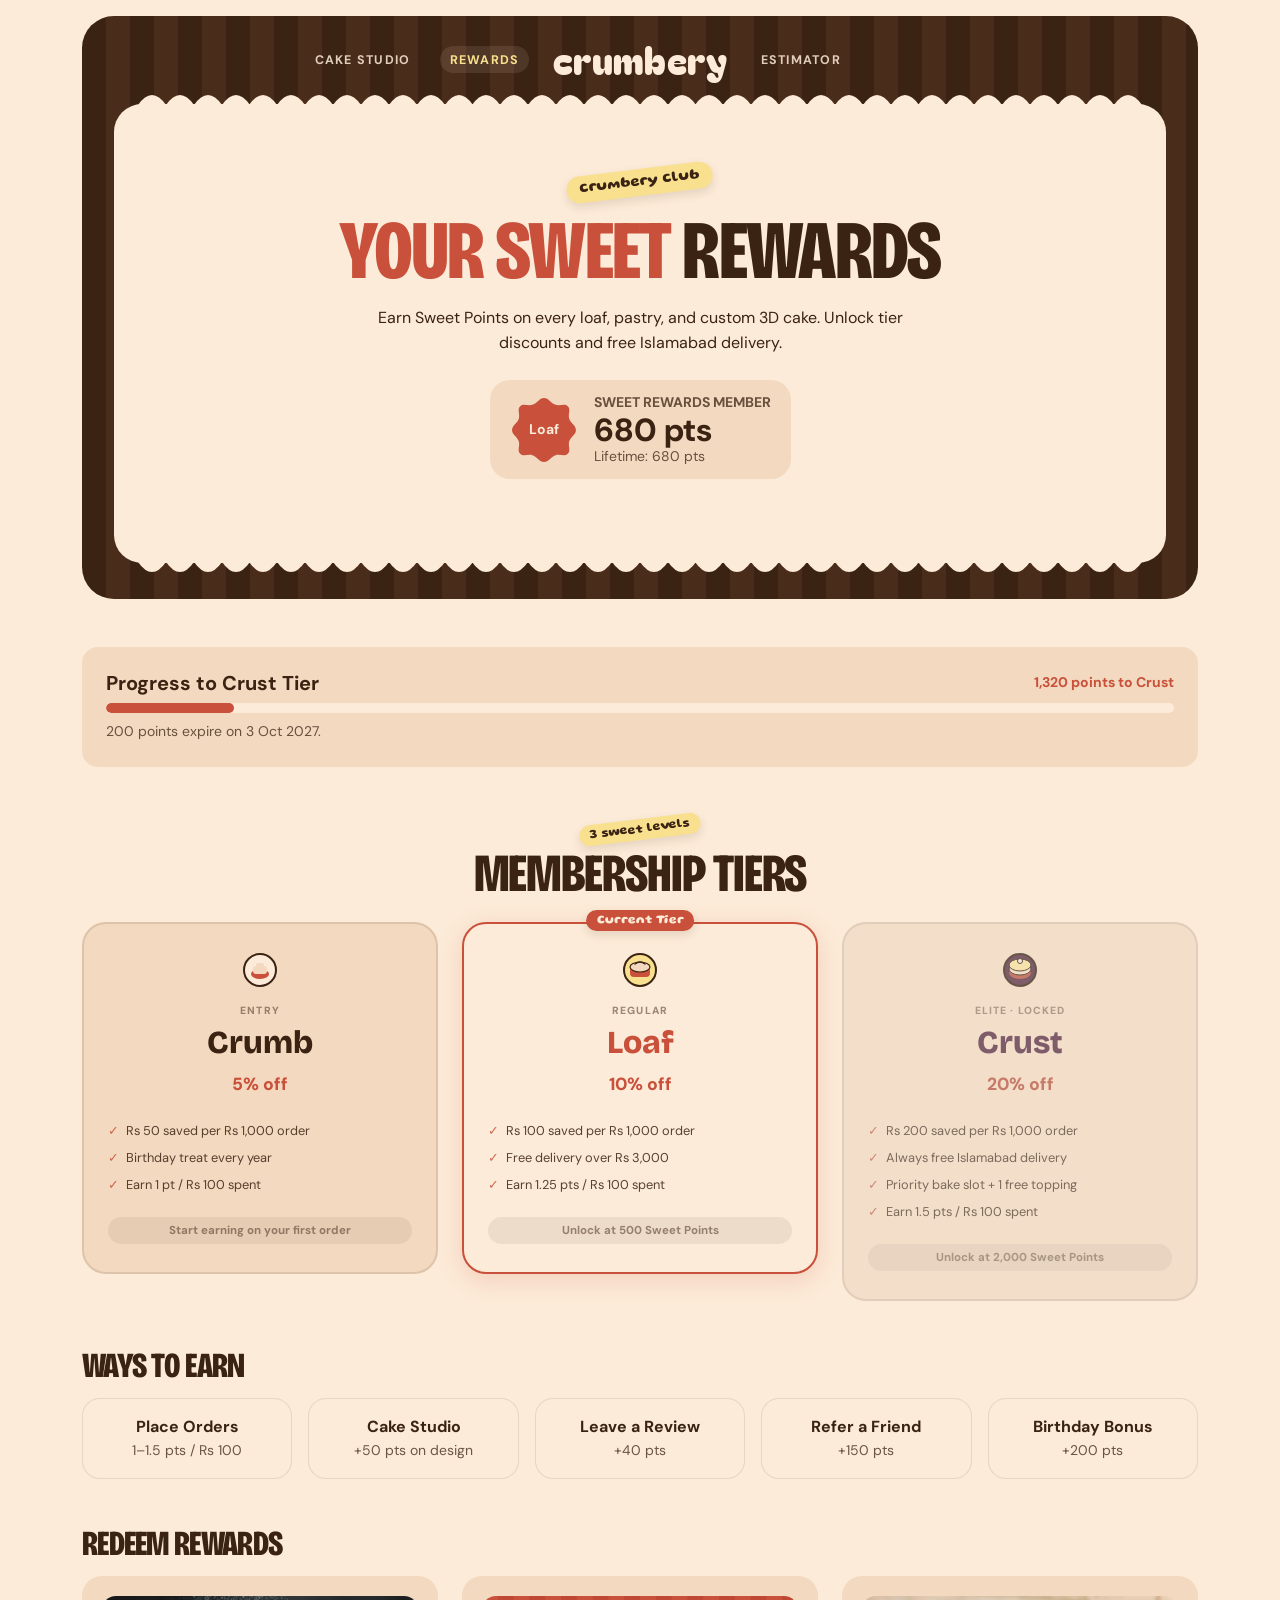
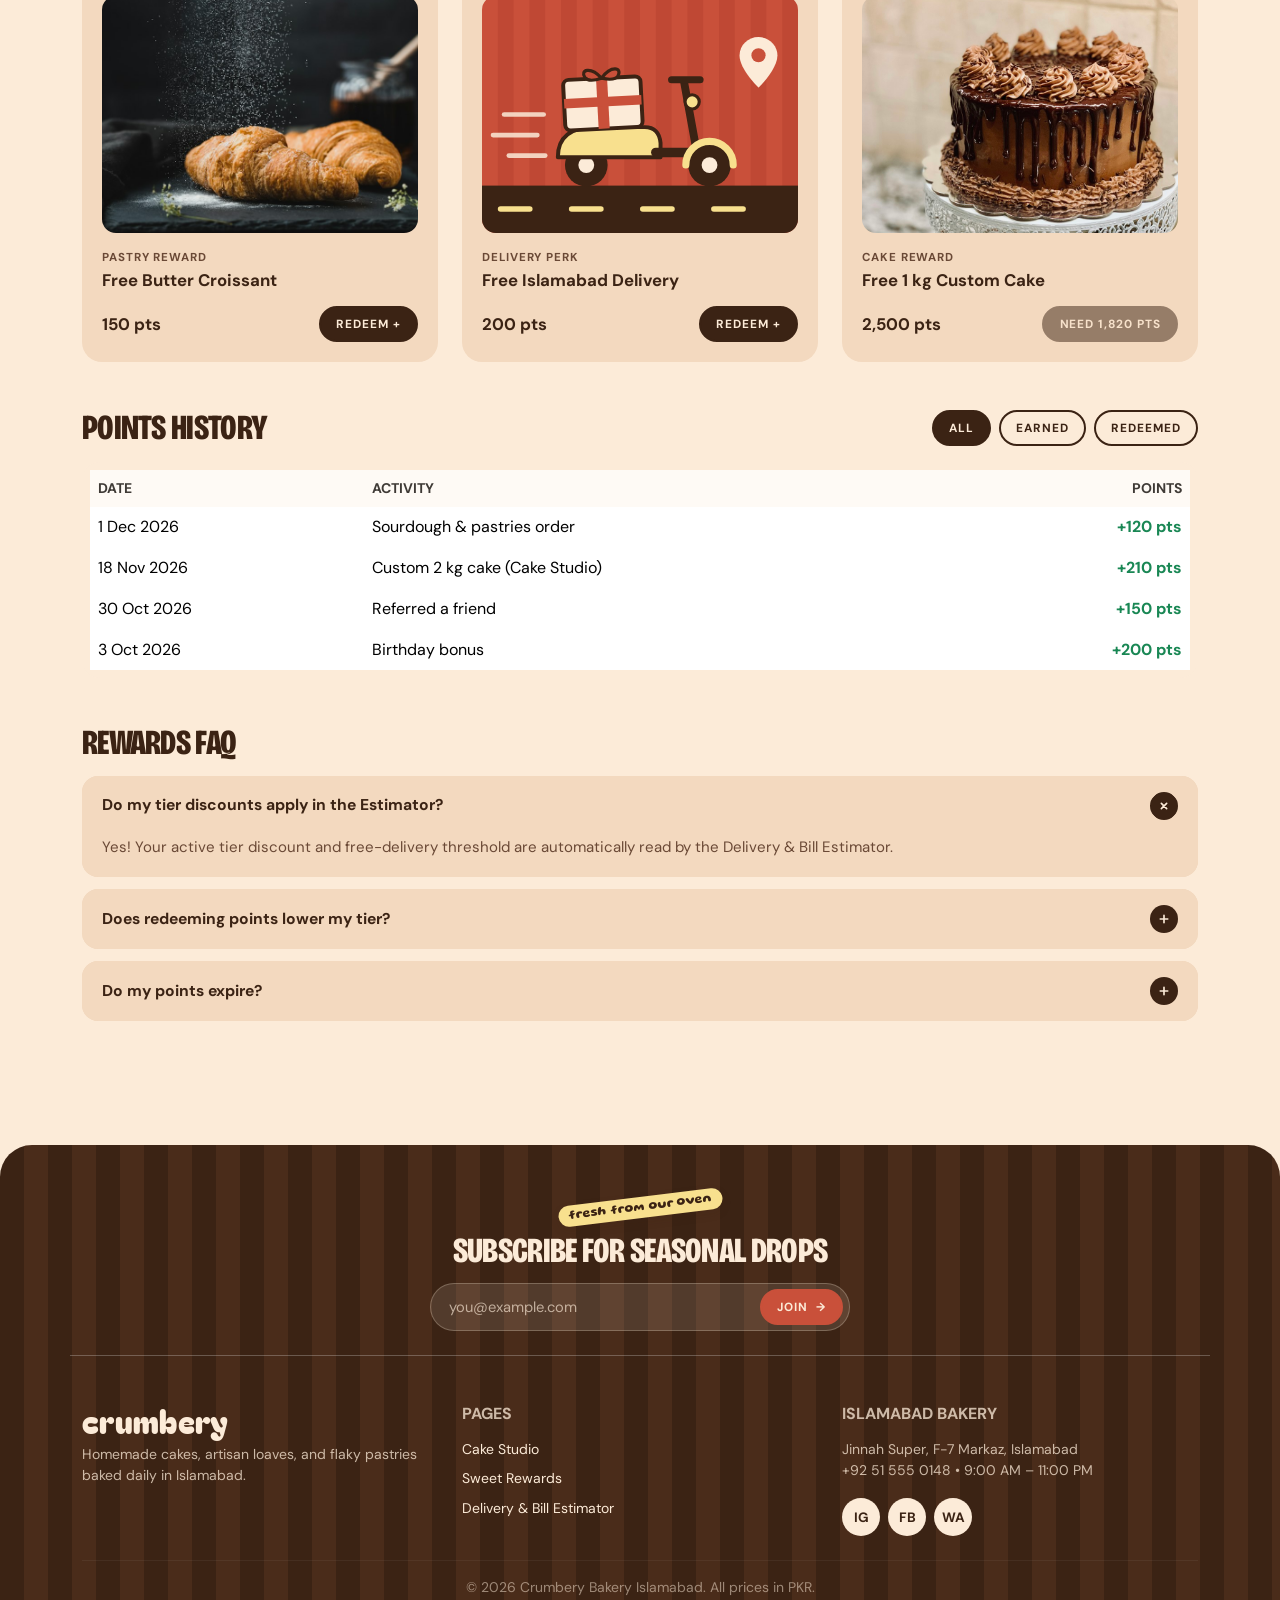
<file: rewards.html>
<!DOCTYPE html>
<html lang="en">
<head>
  <meta charset="UTF-8">
  <meta name="viewport" content="width=device-width, initial-scale=1.0">
  <title>Sweet Rewards — Crumbery Bakery Islamabad</title>
  <link rel="preconnect" href="https://fonts.googleapis.com">
  <link rel="preconnect" href="https://fonts.gstatic.com" crossorigin>
  <link href="https://fonts.googleapis.com/css2?family=Bagel+Fat+One&family=Bricolage+Grotesque:opsz,wdth,wght@12..96,75..100,700..800&family=DM+Sans:wght@400;500;700&family=Gluten:wght@700;800&display=swap" rel="stylesheet">
  <link href="https://cdn.jsdelivr.net/npm/bootstrap@5.3.3/dist/css/bootstrap.min.css" rel="stylesheet">
  <link rel="stylesheet" href="css/tokens.css">
  <link rel="stylesheet" href="css/components.css">
  <link rel="stylesheet" href="css/pages/rewards.css">
</head>
<body id="top">
  <a class="sr-only-focusable" href="#mainContent">Skip to main content</a>

  <div class="container-xl pt-3">
    <header class="striped-frame">
      <div id="siteHeaderSlot"></div>

      <section class="wavy-panel text-center">
        <span class="sticker mb-3">crumbery club</span>
        <h1 class="display-headline display-headline--hero mb-3">
          <span class="text-terracotta">Your Sweet</span> Rewards
        </h1>
        <p class="mx-auto mb-4" style="max-width: 540px;">
          Earn Sweet Points on every loaf, pastry, and custom 3D cake. Unlock tier discounts and free Islamabad delivery.
        </p>

        <div class="points-hero-stat mb-3" id="rewardsHeroStat">
          <div class="flower-badge flower-badge--sm flower-badge--terracotta text-cream fw-bold small" id="heroTierBadge">Loaf</div>
          <div class="text-start">
            <div class="small text-uppercase fw-bold opacity-75" id="heroMemberGreeting">Sweet Rewards Member</div>
            <div class="points-hero-stat__value" id="heroPointsCount" aria-live="polite">680 pts</div>
            <div class="small opacity-75" id="heroLifetime">Lifetime: 680 pts</div>
          </div>
        </div>
      </section>
    </header>
  </div>

  <main id="mainContent" class="container-xl py-5">
    <!-- ==================== DASHBOARD SECTIONS ==================== -->
    <div id="rewardsDashboard">
      <!-- Tier Progress -->
      <section class="p-4 rounded-4 mb-5" style="background: var(--tan);" aria-labelledby="progressHeading">
        <div class="d-flex flex-wrap justify-content-between align-items-center gap-2 mb-2">
          <h2 id="progressHeading" class="h5 fw-bold mb-0">Progress to Crust Tier</h2>
          <span class="small fw-bold text-terracotta" id="pointsToNextText">1,320 points to Crust</span>
        </div>
        <div class="tier-progress-track mb-2">
          <div class="tier-progress-fill" id="tierProgressFill" style="width: 45%;"></div>
        </div>
        <p class="small opacity-75 mb-0" id="expiringPointsNote">120 points expiring on 31 Dec 2026.</p>
      </section>

      <!-- Membership Tiers -->
      <section class="mb-5" aria-labelledby="tiersHeading">
        <div class="text-center mb-4">
          <span class="sticker sticker--sm mb-2"><span id="tierCountLabel">3</span> sweet levels</span>
          <h2 id="tiersHeading" class="display-headline display-headline--section">Membership Tiers</h2>
        </div>
        <div class="row g-4 justify-content-center" id="tiersGrid">
        </div>
      </section>

      <!-- Ways to Earn -->
      <section class="mb-5" aria-labelledby="earnHeading">
        <h2 id="earnHeading" class="display-headline display-headline--sub mb-3">Ways to Earn</h2>
        <div class="row g-3">
          <div class="col-6 col-md-4 col-lg"><div class="earn-card"><div class="fw-bold">Place Orders</div><div class="small opacity-75">1–1.5 pts / Rs 100</div></div></div>
          <div class="col-6 col-md-4 col-lg"><div class="earn-card"><div class="fw-bold">Cake Studio</div><div class="small opacity-75">+50 pts on design</div></div></div>
          <div class="col-6 col-md-4 col-lg"><div class="earn-card"><div class="fw-bold">Leave a Review</div><div class="small opacity-75">+40 pts</div></div></div>
          <div class="col-6 col-md-6 col-lg"><div class="earn-card"><div class="fw-bold">Refer a Friend</div><div class="small opacity-75">+150 pts</div></div></div>
          <div class="col-12 col-md-6 col-lg"><div class="earn-card"><div class="fw-bold">Birthday Bonus</div><div class="small opacity-75">+200 pts</div></div></div>
        </div>
      </section>

      <!-- Redeem Rewards Catalog -->
      <section class="mb-5" aria-labelledby="redeemHeading">
        <div class="d-flex align-items-center justify-content-between mb-3">
          <h2 id="redeemHeading" class="display-headline display-headline--sub mb-0">Redeem Rewards</h2>
        </div>
        <div class="row g-4" id="redeemCatalog">
        </div>
      </section>

      <!-- Points History -->
      <section class="mb-5" aria-labelledby="historyHeading">
        <div class="d-flex flex-wrap align-items-center justify-content-between gap-2 mb-3">
          <h2 id="historyHeading" class="display-headline display-headline--sub mb-0">Points History</h2>
          <div class="d-flex gap-2" role="group" aria-label="Filter points history">
            <button type="button" class="pill-btn pill-btn--sm" data-history-filter="all">All</button>
            <button type="button" class="pill-btn pill-btn--sm pill-btn--outline" data-history-filter="earned">Earned</button>
            <button type="button" class="pill-btn pill-btn--sm pill-btn--outline" data-history-filter="redeemed">Redeemed</button>
          </div>
        </div>
        <div class="history-table-wrap">
          <div class="table-responsive">
            <table class="table table-borderless align-middle mb-0" id="pointsHistoryTable">
              <thead>
                <tr class="small text-uppercase opacity-75">
                  <th>Date</th>
                  <th>Activity</th>
                  <th class="text-end">Points</th>
                </tr>
              </thead>
              <tbody></tbody>
            </table>
          </div>
        </div>
      </section>

      <!-- Rewards FAQ -->
      <section aria-labelledby="rewardsFaqHeading">
        <h2 id="rewardsFaqHeading" class="display-headline display-headline--sub mb-3">Rewards FAQ</h2>
        <div class="accordion faq-accordion" id="rewardsFaq">
          <div class="accordion-item">
            <h3 class="accordion-header">
              <button class="accordion-button" type="button" data-bs-toggle="collapse" data-bs-target="#rFaq1">
                Do my tier discounts apply in the Estimator?
              </button>
            </h3>
            <div id="rFaq1" class="accordion-collapse collapse show" data-bs-parent="#rewardsFaq">
              <div class="accordion-body">
                Yes! Your active tier discount and free-delivery threshold are automatically read by the Delivery &amp; Bill Estimator.
              </div>
            </div>
          </div>
          <div class="accordion-item">
            <h3 class="accordion-header">
              <button class="accordion-button collapsed" type="button" data-bs-toggle="collapse" data-bs-target="#rFaq2">
                Does redeeming points lower my tier?
              </button>
            </h3>
            <div id="rFaq2" class="accordion-collapse collapse" data-bs-parent="#rewardsFaq">
              <div class="accordion-body">
                No. Your tier is based on the points you've earned in total, so spending points on rewards never moves you down a level.
              </div>
            </div>
          </div>
          <div class="accordion-item">
            <h3 class="accordion-header">
              <button class="accordion-button collapsed" type="button" data-bs-toggle="collapse" data-bs-target="#rFaq3">
                Do my points expire?
              </button>
            </h3>
            <div id="rFaq3" class="accordion-collapse collapse" data-bs-parent="#rewardsFaq">
              <div class="accordion-body">
                Points expire 12 months after you earn them. The progress card above shows which points expire next.
              </div>
            </div>
          </div>
        </div>
      </section>
    </div>
  </main>

  <!-- Redeem confirmation -->
  <div class="modal fade" id="redeemModal" tabindex="-1" aria-labelledby="redeemModalTitle" aria-hidden="true">
    <div class="modal-dialog modal-dialog-centered">
      <div class="modal-content redeem-modal">
        <div class="modal-header border-0 pb-0">
          <h2 class="modal-title h5 fw-bold" id="redeemModalTitle">Redeem reward?</h2>
          <button type="button" class="btn-close" data-bs-dismiss="modal" aria-label="Close"></button>
        </div>
        <div class="modal-body" id="redeemModalBody"></div>
        <div class="modal-footer border-0 pt-0">
          <button type="button" class="pill-btn pill-btn--sm pill-btn--outline" data-bs-dismiss="modal">Cancel</button>
          <button type="button" class="pill-btn pill-btn--sm pill-btn--terracotta" id="redeemConfirmBtn">Confirm</button>
        </div>
      </div>
    </div>
  </div>

  <div id="siteFooterSlot"></div>

  <script src="https://cdn.jsdelivr.net/npm/bootstrap@5.3.3/dist/js/bootstrap.bundle.min.js"></script>
  <script type="module" src="js/layout.js"></script>
  <script type="module" src="js/rewards.js"></script>
</body>
</html>
</file>
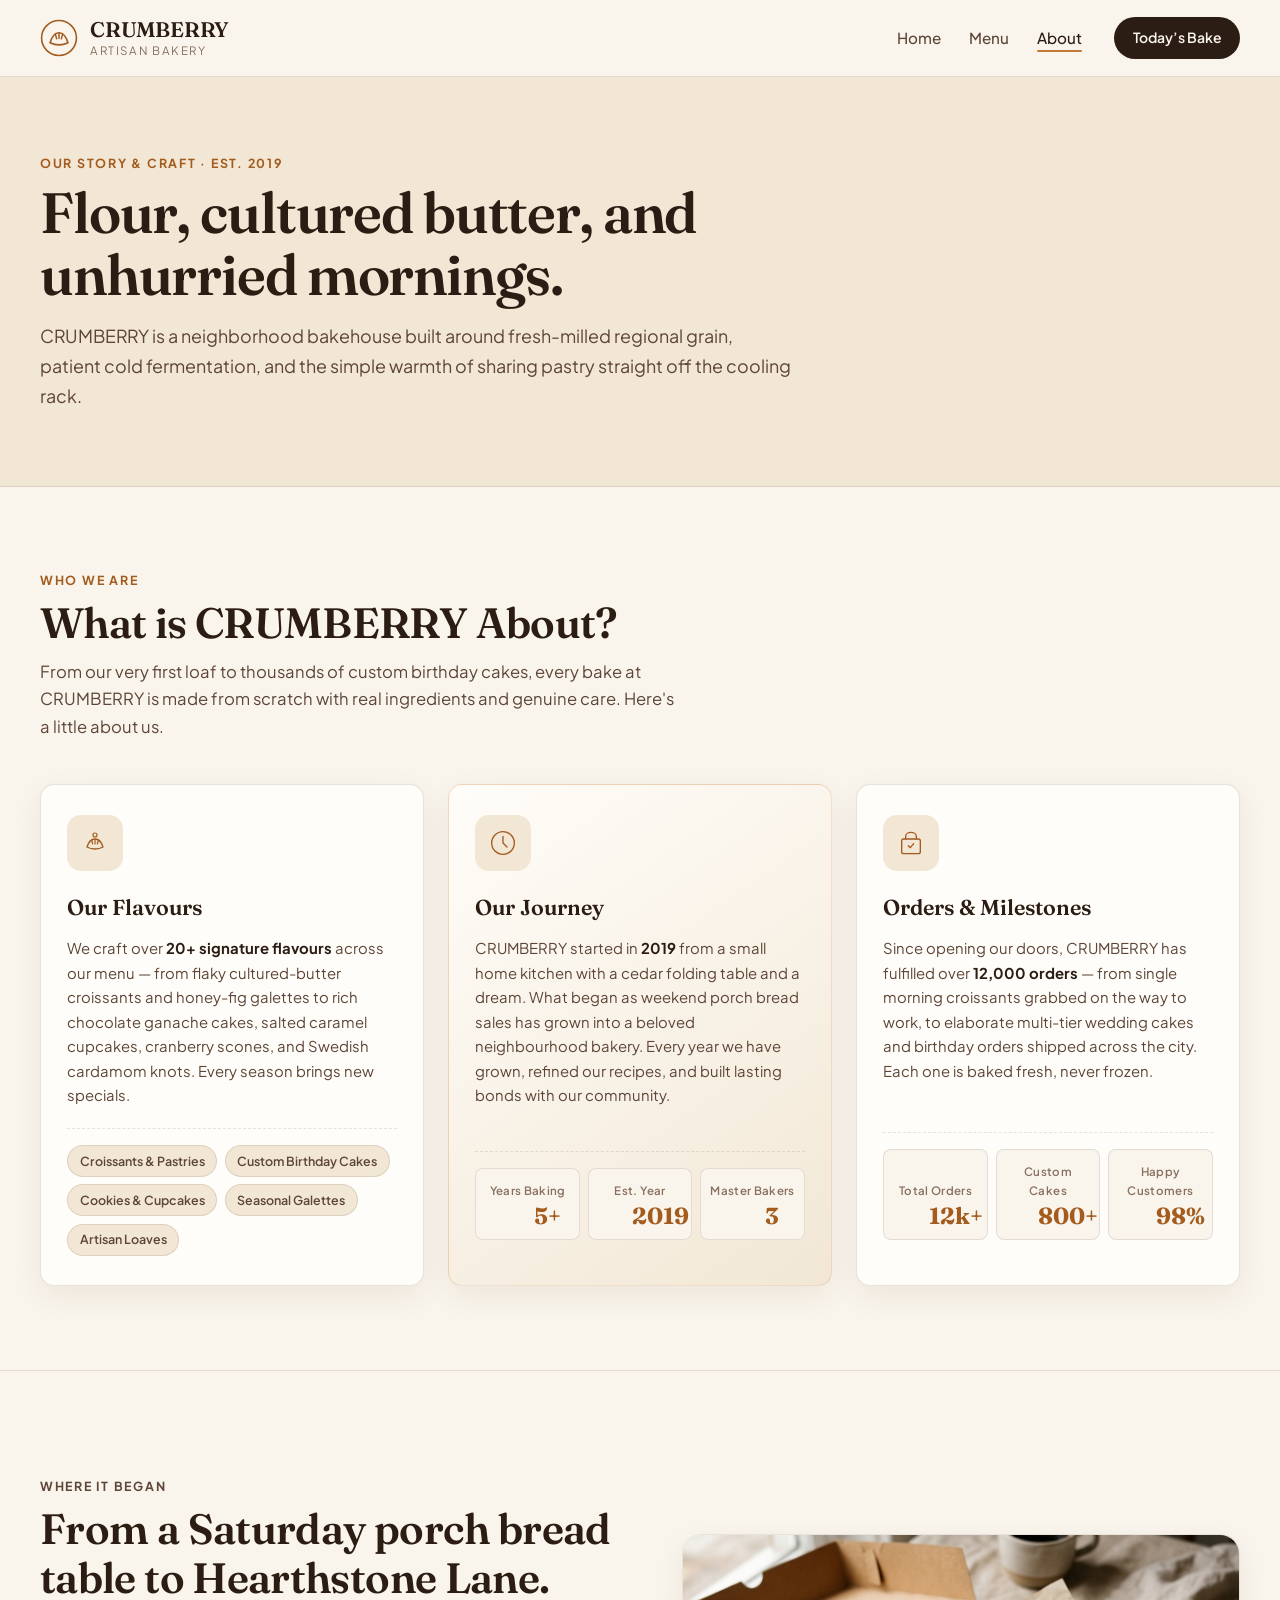
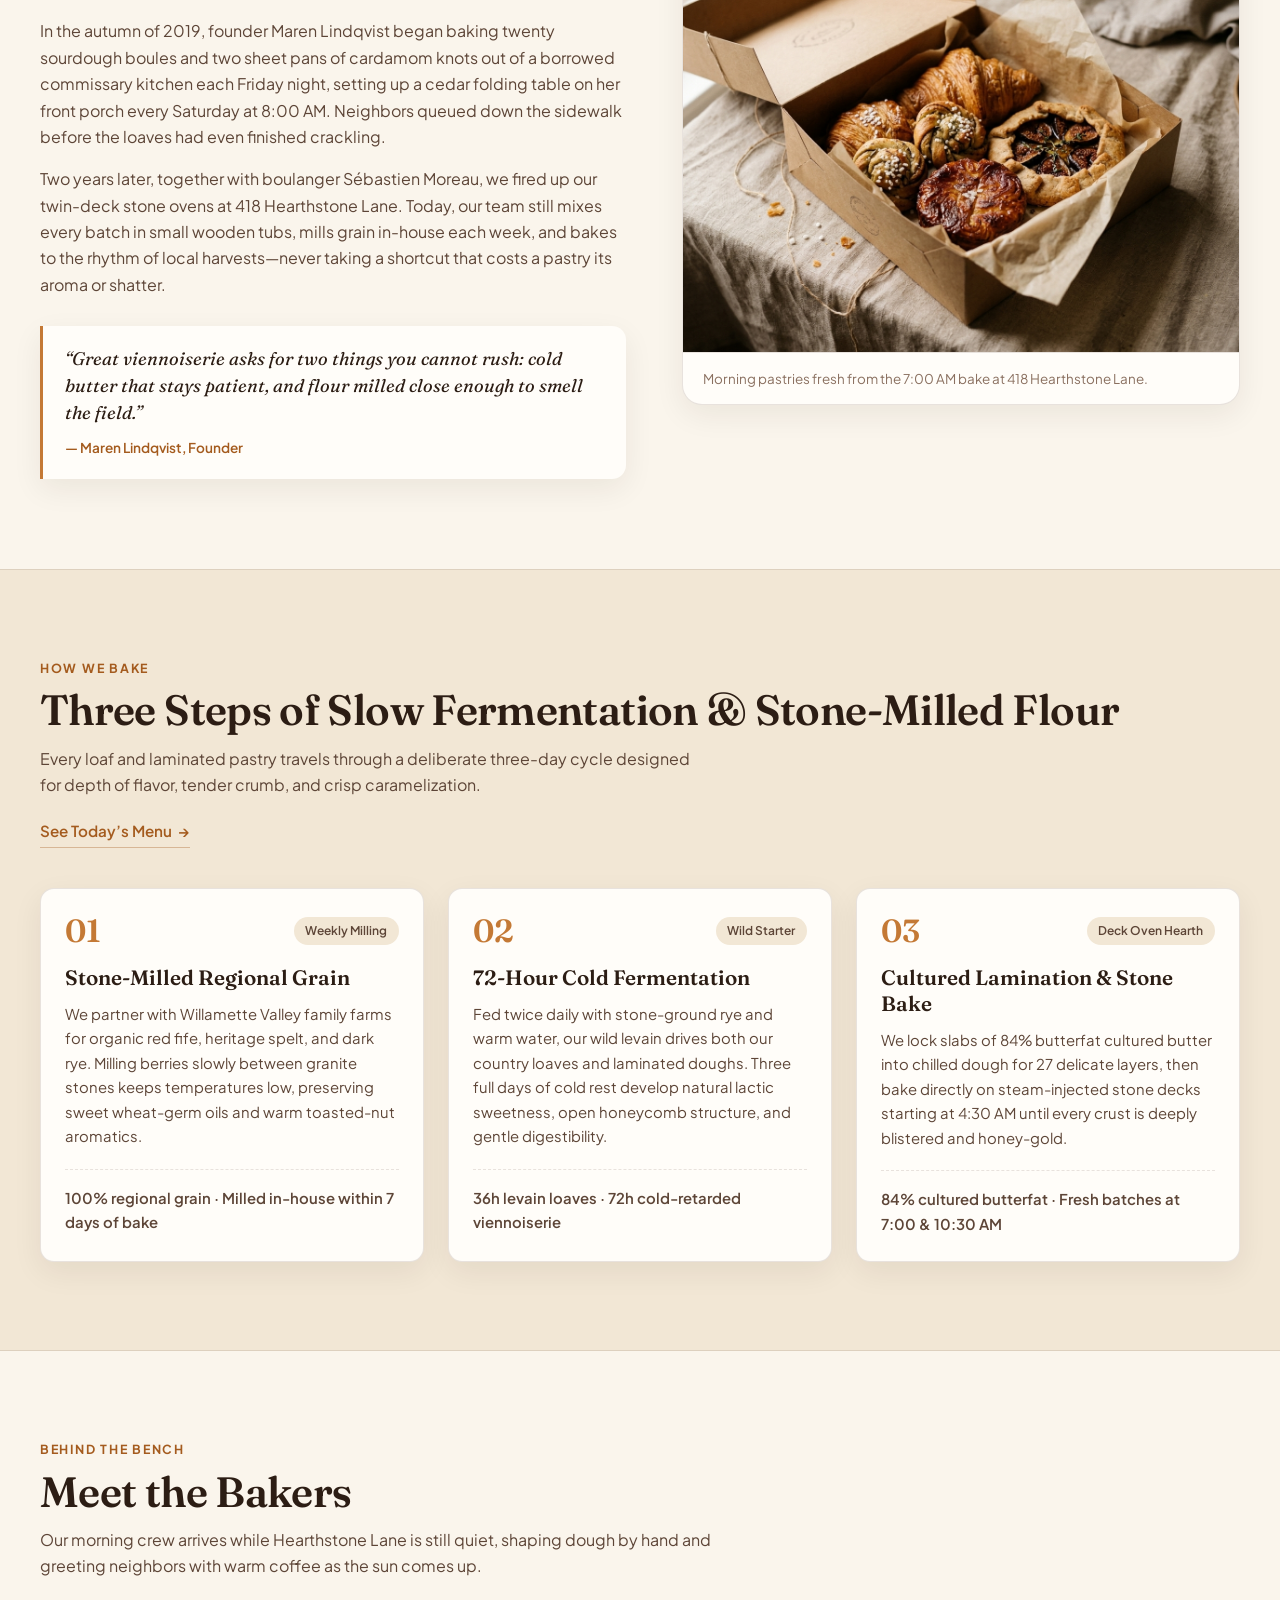
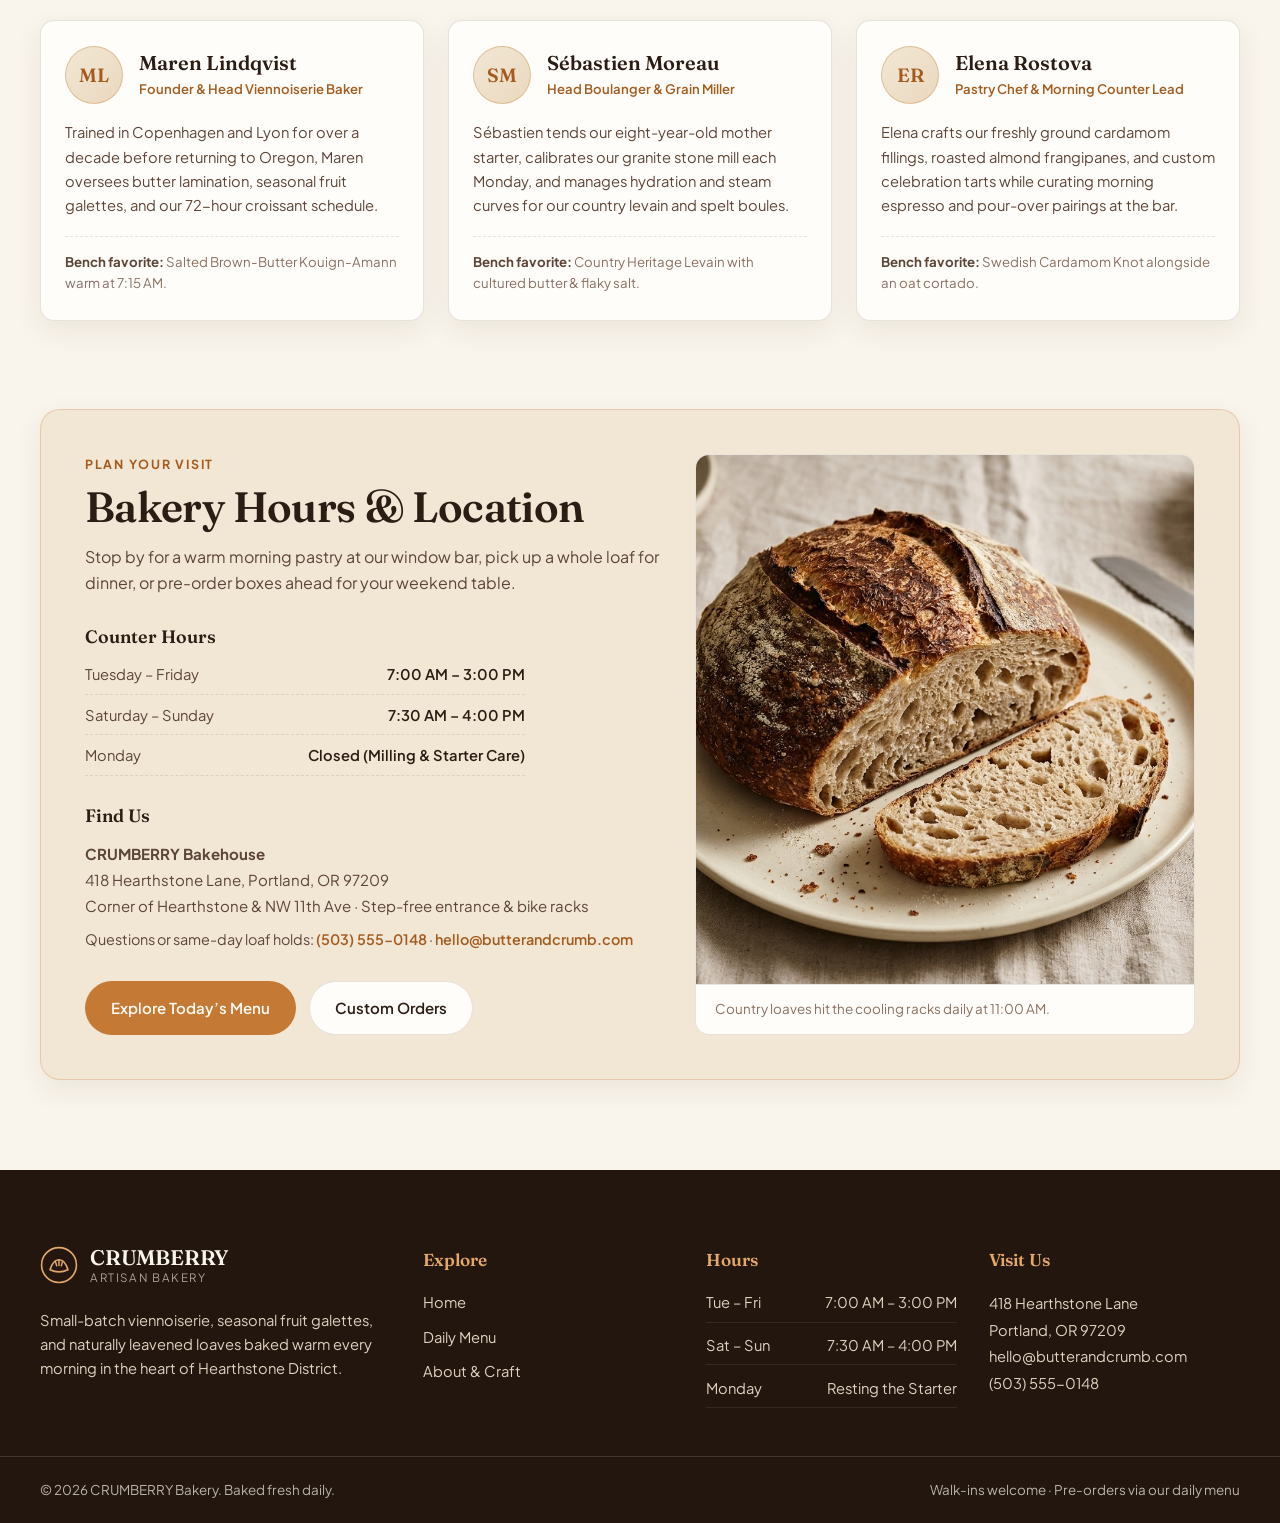
<file: pages/about.html>
<!DOCTYPE html>
<html lang="en">
<head>
  <meta charset="UTF-8" />
  <meta name="viewport" content="width=device-width, initial-scale=1.0" />
  <meta
    name="description"
    content="Discover the origin story of CRUMBERRY, our 3-step stone-milled flour and 72-hour fermentation process, our bakers, and bakery hours in Portland."
  />
  <title>About &amp; Craft — CRUMBERRY Artisan Bakery</title>
  <link rel="preconnect" href="https://fonts.googleapis.com" />
  <link rel="preconnect" href="https://fonts.gstatic.com" crossorigin />
  <link
    href="https://fonts.googleapis.com/css2?family=Fraunces:ital,opsz,wght@0,9..144,400;0,9..144,600;0,9..144,700;1,9..144,400&family=Plus+Jakarta+Sans:wght@400;500;600;700&display=swap"
    rel="stylesheet"
  />
  <link rel="stylesheet" href="../css/about.css" />
</head>
<body>
  <a class="skip-link" href="#main-content">Skip to main content</a>

  <header class="site-header">
    <div class="container header-inner">
      <a class="brand" href="../index.html" aria-label="CRUMBERRY Home">
        <span class="brand-mark" aria-hidden="true">
          <svg viewBox="0 0 36 36" fill="none" xmlns="http://www.w3.org/2000/svg">
            <circle cx="18" cy="18" r="16.5" stroke="currentColor" stroke-width="1.5" />
            <path
              d="M9.5 22.5C11.5 16 14.5 13 18 13C21.5 13 24.5 16 26.5 22.5C23.5 24 20.8 24.6 18 24.6C15.2 24.6 12.5 24 9.5 22.5Z"
              stroke="currentColor"
              stroke-width="1.6"
              stroke-linejoin="round"
            />
            <path d="M14.5 14.2L15.8 18.8M18 13.2V18.5M21.5 14.2L20.2 18.8" stroke="currentColor" stroke-width="1.4" stroke-linecap="round" />
          </svg>
        </span>
        <span class="brand-text">
          <span class="brand-name">CRUMBERRY</span>
          <span class="brand-tagline">Artisan Bakery</span>
        </span>
      </a>

      <button
        class="nav-toggle"
        type="button"
        aria-expanded="false"
        aria-controls="primary-navigation"
        aria-label="Toggle navigation menu"
      >
        <span class="nav-toggle-bar"></span>
        <span class="nav-toggle-bar"></span>
        <span class="nav-toggle-bar"></span>
      </button>

      <nav class="primary-nav" id="primary-navigation" aria-label="Primary">
        <ul class="nav-list">
          <li><a class="nav-link" href="../index.html">Home</a></li>
          <li><a class="nav-link" href="menu.html">Menu</a></li>
          <li><a class="nav-link is-active" href="about.html" aria-current="page">About</a></li>
        </ul>
        <a class="nav-cta" href="menu.html">Today’s Bake</a>
      </nav>
    </div>
  </header>

  <main id="main-content">
    <section class="about-hero" aria-labelledby="about-heading">
      <div class="container about-hero-inner">
        <p class="section-kicker">Our Story &amp; Craft · Est. 2019</p>
        <h1 id="about-heading">Flour, cultured butter, and unhurried mornings.</h1>
        <p class="about-hero-subtitle">
          CRUMBERRY is a neighborhood bakehouse built around fresh-milled regional grain,
          patient cold fermentation, and the simple warmth of sharing pastry straight off the cooling rack.
        </p>
      </div>
    </section>

    <!-- What is CRUMBERRY About? — Flavours, Journey & Orders -->
    <section class="about-snapshot" aria-labelledby="snapshot-heading">
      <div class="container">
        <div class="snapshot-header">
          <p class="section-kicker">Who We Are</p>
          <h2 id="snapshot-heading">What is CRUMBERRY About?</h2>
          <p class="snapshot-lead">
            From our very first loaf to thousands of custom birthday cakes, every bake at CRUMBERRY
            is made from scratch with real ingredients and genuine care. Here's a little about us.
          </p>
        </div>

        <div class="snapshot-grid">

          <!-- Column 1: Our Flavours -->
          <div class="snapshot-card">
            <div class="snapshot-icon" aria-hidden="true">
              <svg viewBox="0 0 48 48" fill="none" xmlns="http://www.w3.org/2000/svg">
                <path d="M12 30C14.5 22 18.5 18 24 18C29.5 18 33.5 22 36 30C32.5 32 28.5 33 24 33C19.5 33 15.5 32 12 30Z" stroke="currentColor" stroke-width="2" stroke-linejoin="round"/>
                <path d="M19 19.5L20.5 25.5M24 18.5V25.5M29 19.5L27.5 25.5" stroke="currentColor" stroke-width="1.8" stroke-linecap="round"/>
                <circle cx="24" cy="12" r="3" stroke="currentColor" stroke-width="1.8"/>
              </svg>
            </div>
            <h3>Our Flavours</h3>
            <p class="snapshot-desc">
              We craft over <strong>20+ signature flavours</strong> across our menu — from flaky cultured-butter
              croissants and honey-fig galettes to rich chocolate ganache cakes, salted caramel cupcakes,
              cranberry scones, and Swedish cardamom knots. Every season brings new specials.
            </p>
            <ul class="snapshot-tags">
              <li>Croissants &amp; Pastries</li>
              <li>Custom Birthday Cakes</li>
              <li>Cookies &amp; Cupcakes</li>
              <li>Seasonal Galettes</li>
              <li>Artisan Loaves</li>
            </ul>
          </div>

          <!-- Column 2: Our Journey -->
          <div class="snapshot-card snapshot-card--accent">
            <div class="snapshot-icon" aria-hidden="true">
              <svg viewBox="0 0 48 48" fill="none" xmlns="http://www.w3.org/2000/svg">
                <circle cx="24" cy="24" r="17" stroke="currentColor" stroke-width="2"/>
                <path d="M24 14V24L30 30" stroke="currentColor" stroke-width="2" stroke-linecap="round" stroke-linejoin="round"/>
              </svg>
            </div>
            <h3>Our Journey</h3>
            <p class="snapshot-desc">
              CRUMBERRY started in <strong>2019</strong> from a small home kitchen with a cedar folding table
              and a dream. What began as weekend porch bread sales has grown into a beloved neighbourhood
              bakery. Every year we have grown, refined our recipes, and built lasting bonds with our community.
            </p>
            <dl class="snapshot-stats">
              <div class="snapshot-stat">
                <dd>5+</dd>
                <dt>Years Baking</dt>
              </div>
              <div class="snapshot-stat">
                <dd>2019</dd>
                <dt>Est. Year</dt>
              </div>
              <div class="snapshot-stat">
                <dd>3</dd>
                <dt>Master Bakers</dt>
              </div>
            </dl>
          </div>

          <!-- Column 3: Orders & Milestones -->
          <div class="snapshot-card">
            <div class="snapshot-icon" aria-hidden="true">
              <svg viewBox="0 0 48 48" fill="none" xmlns="http://www.w3.org/2000/svg">
                <rect x="10" y="18" width="28" height="22" rx="3" stroke="currentColor" stroke-width="2"/>
                <path d="M16 18V14C16 10.7 19.6 8 24 8C28.4 8 32 10.7 32 14V18" stroke="currentColor" stroke-width="2" stroke-linecap="round"/>
                <path d="M20 28L23 31L28 25" stroke="currentColor" stroke-width="2" stroke-linecap="round" stroke-linejoin="round"/>
              </svg>
            </div>
            <h3>Orders &amp; Milestones</h3>
            <p class="snapshot-desc">
              Since opening our doors, CRUMBERRY has fulfilled over <strong>12,000 orders</strong> — from
              single morning croissants grabbed on the way to work, to elaborate multi-tier wedding cakes
              and birthday orders shipped across the city. Each one is baked fresh, never frozen.
            </p>
            <dl class="snapshot-stats">
              <div class="snapshot-stat">
                <dd>12k+</dd>
                <dt>Total Orders</dt>
              </div>
              <div class="snapshot-stat">
                <dd>800+</dd>
                <dt>Custom Cakes</dt>
              </div>
              <div class="snapshot-stat">
                <dd>98%</dd>
                <dt>Happy Customers</dt>
              </div>
            </dl>
          </div>

        </div>
      </div>
    </section>

    <section class="origin-section" aria-labelledby="origin-heading">
      <div class="container origin-grid">
        <div class="origin-copy">
          <p class="section-kicker">Where It Began</p>
          <h2 id="origin-heading">From a Saturday porch bread table to Hearthstone Lane.</h2>
          <p>
            In the autumn of 2019, founder Maren Lindqvist began baking twenty sourdough boules and two
            sheet pans of cardamom knots out of a borrowed commissary kitchen each Friday night, setting
            up a cedar folding table on her front porch every Saturday at 8:00 AM. Neighbors queued down
            the sidewalk before the loaves had even finished crackling.
          </p>
          <p>
            Two years later, together with boulanger Sébastien Moreau, we fired up our twin-deck stone
            ovens at 418 Hearthstone Lane. Today, our team still mixes every batch in small wooden tubs,
            mills grain in-house each week, and bakes to the rhythm of local harvests—never taking a
            shortcut that costs a pastry its aroma or shatter.
          </p>
          <blockquote class="origin-quote">
            <p>“Great viennoiserie asks for two things you cannot rush: cold butter that stays patient, and flour milled close enough to smell the field.”</p>
            <footer>— Maren Lindqvist, Founder</footer>
          </blockquote>
        </div>

        <figure class="origin-media">
          <img
            src="../images/imagesmorning-tasting-box.jpg.jpg"
            alt="Morning pastry assortment with croissant, cardamom knots, kouign-amann, and fig galette beside a coffee cup in natural window light"
            width="1376"
            height="768"
          />
          <figcaption>
            Morning pastries fresh from the 7:00 AM bake at 418 Hearthstone Lane.
          </figcaption>
        </figure>
      </div>
    </section>

    <section class="process-section" aria-labelledby="process-heading">
      <div class="container">
        <div class="section-header">
          <div>
            <p class="section-kicker">How We Bake</p>
            <h2 id="process-heading">Three Steps of Slow Fermentation &amp; Stone-Milled Flour</h2>
            <p class="section-intro">
              Every loaf and laminated pastry travels through a deliberate three-day cycle designed for
              depth of flavor, tender crumb, and crisp caramelization.
            </p>
          </div>
          <a class="section-link" href="menu.html">
            See Today’s Menu
            <span aria-hidden="true">&rarr;</span>
          </a>
        </div>

        <ol class="process-grid">
          <li class="process-card">
            <div class="process-top">
              <span class="process-step">01</span>
              <span class="process-tag">Weekly Milling</span>
            </div>
            <h3>Stone-Milled Regional Grain</h3>
            <p>
              We partner with Willamette Valley family farms for organic red fife, heritage spelt, and
              dark rye. Milling berries slowly between granite stones keeps temperatures low, preserving
              sweet wheat-germ oils and warm toasted-nut aromatics.
            </p>
            <p class="process-detail">100% regional grain · Milled in-house within 7 days of bake</p>
          </li>

          <li class="process-card">
            <div class="process-top">
              <span class="process-step">02</span>
              <span class="process-tag">Wild Starter</span>
            </div>
            <h3>72-Hour Cold Fermentation</h3>
            <p>
              Fed twice daily with stone-ground rye and warm water, our wild levain drives both our
              country loaves and laminated doughs. Three full days of cold rest develop natural lactic
              sweetness, open honeycomb structure, and gentle digestibility.
            </p>
            <p class="process-detail">36h levain loaves · 72h cold-retarded viennoiserie</p>
          </li>

          <li class="process-card">
            <div class="process-top">
              <span class="process-step">03</span>
              <span class="process-tag">Deck Oven Hearth</span>
            </div>
            <h3>Cultured Lamination &amp; Stone Bake</h3>
            <p>
              We lock slabs of 84% butterfat cultured butter into chilled dough for 27 delicate layers,
              then bake directly on steam-injected stone decks starting at 4:30 AM until every crust is
              deeply blistered and honey-gold.
            </p>
            <p class="process-detail">84% cultured butterfat · Fresh batches at 7:00 &amp; 10:30 AM</p>
          </li>
        </ol>
      </div>
    </section>

    <section class="team-section" aria-labelledby="team-heading">
      <div class="container">
        <div class="section-header">
          <div>
            <p class="section-kicker">Behind the Bench</p>
            <h2 id="team-heading">Meet the Bakers</h2>
            <p class="section-intro">
              Our morning crew arrives while Hearthstone Lane is still quiet, shaping dough by hand and
              greeting neighbors with warm coffee as the sun comes up.
            </p>
          </div>
        </div>

        <div class="team-grid">
          <article class="team-card">
            <div class="team-header">
              <div class="team-monogram" aria-hidden="true">ML</div>
              <div>
                <h3>Maren Lindqvist</h3>
                <p class="team-role">Founder &amp; Head Viennoiserie Baker</p>
              </div>
            </div>
            <p class="team-bio">
              Trained in Copenhagen and Lyon for over a decade before returning to Oregon, Maren oversees
              butter lamination, seasonal fruit galettes, and our 72-hour croissant schedule.
            </p>
            <p class="team-favorite">
              <strong>Bench favorite:</strong> Salted Brown-Butter Kouign-Amann warm at 7:15 AM.
            </p>
          </article>

          <article class="team-card">
            <div class="team-header">
              <div class="team-monogram" aria-hidden="true">SM</div>
              <div>
                <h3>Sébastien Moreau</h3>
                <p class="team-role">Head Boulanger &amp; Grain Miller</p>
              </div>
            </div>
            <p class="team-bio">
              Sébastien tends our eight-year-old mother starter, calibrates our granite stone mill each
              Monday, and manages hydration and steam curves for our country levain and spelt boules.
            </p>
            <p class="team-favorite">
              <strong>Bench favorite:</strong> Country Heritage Levain with cultured butter &amp; flaky salt.
            </p>
          </article>

          <article class="team-card">
            <div class="team-header">
              <div class="team-monogram" aria-hidden="true">ER</div>
              <div>
                <h3>Elena Rostova</h3>
                <p class="team-role">Pastry Chef &amp; Morning Counter Lead</p>
              </div>
            </div>
            <p class="team-bio">
              Elena crafts our freshly ground cardamom fillings, roasted almond frangipanes, and custom
              celebration tarts while curating morning espresso and pour-over pairings at the bar.
            </p>
            <p class="team-favorite">
              <strong>Bench favorite:</strong> Swedish Cardamom Knot alongside an oat cortado.
            </p>
          </article>
        </div>
      </div>
    </section>

    <section class="visit-section" id="visit" aria-labelledby="visit-heading">
      <div class="container visit-grid">
        <div class="visit-panel">
          <p class="section-kicker">Plan Your Visit</p>
          <h2 id="visit-heading">Bakery Hours &amp; Location</h2>
          <p class="visit-intro">
            Stop by for a warm morning pastry at our window bar, pick up a whole loaf for dinner, or
            pre-order boxes ahead for your weekend table.
          </p>

          <div class="hours-block">
            <h3>Counter Hours</h3>
            <ul class="hours-list">
              <li><span>Tuesday – Friday</span><span>7:00 AM – 3:00 PM</span></li>
              <li><span>Saturday – Sunday</span><span>7:30 AM – 4:00 PM</span></li>
              <li><span>Monday</span><span>Closed (Milling &amp; Starter Care)</span></li>
            </ul>
          </div>

          <div class="location-block">
            <h3>Find Us</h3>
            <address class="visit-address">
              <strong>CRUMBERRY Bakehouse</strong><br />
              418 Hearthstone Lane, Portland, OR 97209<br />
              Corner of Hearthstone &amp; NW 11th Ave · Step-free entrance &amp; bike racks
            </address>
            <p class="visit-contact">
              Questions or same-day loaf holds:
              <a href="tel:+15035550148">(503) 555-0148</a> ·
              <a href="mailto:hello@butterandcrumb.com">hello@butterandcrumb.com</a>
            </p>
          </div>

          <div class="visit-actions">
            <a class="btn btn-primary" href="menu.html">Explore Today’s Menu</a>
            <a class="btn btn-secondary" href="menu.html#custom-orders">Custom Orders</a>
          </div>
        </div>

        <figure class="visit-media">
          <img
            src="../images/imagescountry-levain.jpg.jpg"
            alt="Sliced crusty country heritage sourdough loaf showing open crumb on a ceramic plate"
            width="1200"
            height="900"
            loading="lazy"
          />
          <figcaption>
            Country loaves hit the cooling racks daily at 11:00 AM.
          </figcaption>
        </figure>
      </div>
    </section>
  </main>

  <footer class="site-footer">
    <div class="container footer-grid">
      <div class="footer-brand">
        <a class="brand brand-footer" href="../index.html">
          <span class="brand-mark" aria-hidden="true">
            <svg viewBox="0 0 36 36" fill="none" xmlns="http://www.w3.org/2000/svg">
              <circle cx="18" cy="18" r="16.5" stroke="currentColor" stroke-width="1.5" />
              <path
                d="M9.5 22.5C11.5 16 14.5 13 18 13C21.5 13 24.5 16 26.5 22.5C23.5 24 20.8 24.6 18 24.6C15.2 24.6 12.5 24 9.5 22.5Z"
                stroke="currentColor"
                stroke-width="1.6"
                stroke-linejoin="round"
              />
              <path d="M14.5 14.2L15.8 18.8M18 13.2V18.5M21.5 14.2L20.2 18.8" stroke="currentColor" stroke-width="1.4" stroke-linecap="round" />
            </svg>
          </span>
          <span class="brand-text">
            <span class="brand-name">CRUMBERRY</span>
            <span class="brand-tagline">Artisan Bakery</span>
          </span>
        </a>
        <p class="footer-about">
          Small-batch viennoiserie, seasonal fruit galettes, and naturally leavened loaves baked warm
          every morning in the heart of Hearthstone District.
        </p>
      </div>

      <div class="footer-col">
        <h3>Explore</h3>
        <ul>
          <li><a href="../index.html">Home</a></li>
          <li><a href="menu.html">Daily Menu</a></li>
          <li><a href="about.html">About &amp; Craft</a></li>
        </ul>
      </div>

      <div class="footer-col">
        <h3>Hours</h3>
        <ul class="footer-hours">
          <li><span>Tue – Fri</span><span>7:00 AM – 3:00 PM</span></li>
          <li><span>Sat – Sun</span><span>7:30 AM – 4:00 PM</span></li>
          <li><span>Monday</span><span>Resting the Starter</span></li>
        </ul>
      </div>

      <div class="footer-col">
        <h3>Visit Us</h3>
        <address class="footer-address">
          418 Hearthstone Lane<br />
          Portland, OR 97209<br />
          <a href="mailto:hello@butterandcrumb.com">hello@butterandcrumb.com</a><br />
          <a href="tel:+15035550148">(503) 555-0148</a>
        </address>
      </div>
    </div>

    <div class="footer-bottom">
      <div class="container footer-bottom-inner">
        <p>&copy; 2026 CRUMBERRY Bakery. Baked fresh daily.</p>
        <p class="footer-note">Walk-ins welcome · Pre-orders via our daily menu</p>
      </div>
    </div>
  </footer>

  <script>
    (function () {
      const toggle = document.querySelector(".nav-toggle");
      const nav = document.querySelector("#primary-navigation");
      if (!toggle || !nav) return;

      toggle.addEventListener("click", function () {
        const expanded = toggle.getAttribute("aria-expanded") === "true";
        toggle.setAttribute("aria-expanded", String(!expanded));
        nav.classList.toggle("is-open", !expanded);
      });

      nav.querySelectorAll("a").forEach(function (link) {
        link.addEventListener("click", function () {
          toggle.setAttribute("aria-expanded", "false");
          nav.classList.remove("is-open");
        });
      });
    })();
  </script>
</body>
</html>
</file>
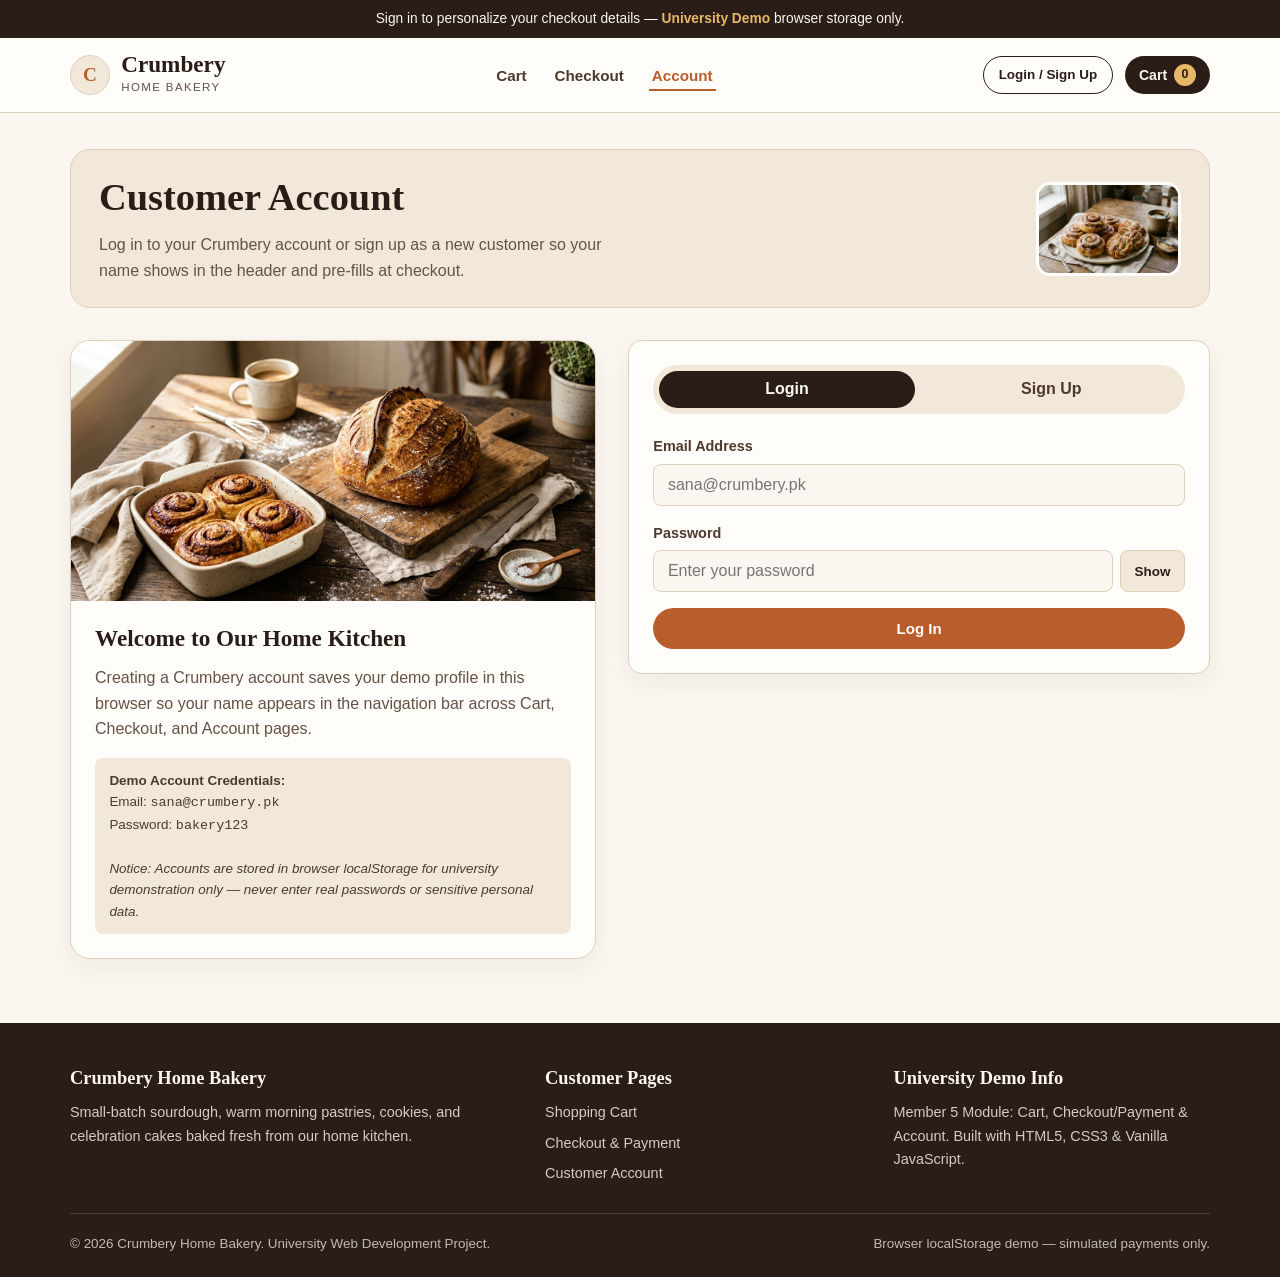
<file: pages/account.html>
<!DOCTYPE html>
<html lang="en">
<head>
  <meta charset="UTF-8" />
  <meta name="viewport" content="width=device-width, initial-scale=1.0" />
  <title>Customer Account | Crumbery Home Bakery</title>
  <link rel="stylesheet" href="../css/shared.css" />
</head>
<body>
  <a class="skip-link" href="#account-page-root">Skip to main content</a>

  <div class="top-strip">
    Sign in to personalize your checkout details — <strong>University Demo</strong> browser storage only.
  </div>

  <header class="site-header">
    <div class="container header-inner">
      <a href="cart.html" class="brand">
        <span class="brand-badge" aria-hidden="true">C</span>
        <span>
          <span class="brand-name">Crumbery</span>
          <span class="brand-tagline">Home Bakery</span>
        </span>
      </a>

      <button
        type="button"
        class="mobile-nav-toggle"
        id="mobile-nav-toggle"
        aria-expanded="false"
        aria-controls="main-nav"
      >
        Menu
      </button>

      <nav aria-label="Main navigation">
        <ul class="main-nav" id="main-nav">
          <li><a href="cart.html">Cart</a></li>
          <li><a href="checkout.html">Checkout</a></li>
          <li><a href="account.html" class="is-active" aria-current="page">Account</a></li>
        </ul>
      </nav>

      <div class="header-actions">
        <div class="header-user-area" id="header-user-area"></div>
        <a href="cart.html" class="nav-cart-pill" aria-label="View shopping cart">
          Cart <span class="cart-count-badge" id="header-cart-count">0</span>
        </a>
      </div>
    </div>
  </header>

  <main id="account-page-root" class="container">
    <section class="page-hero-banner" aria-labelledby="account-page-title">
      <div>
        <h1 id="account-page-title">Customer Account</h1>
        <p>Log in to your Crumbery account or sign up as a new customer so your name shows in the header and pre-fills at checkout.</p>
      </div>
      <img class="page-hero-thumb" src="../assets/morning-pastries.jpg" alt="Warm Crumbery cinnamon rolls and cardamom knots" />
    </section>

    <div class="account-layout">
      <!-- Left Card: Bakery Showcase -->
      <aside class="account-showcase">
        <img src="../assets/hero-bakery.jpg" alt="Crumbery Home Bakery table with fresh sourdough and cinnamon rolls" />
        <div class="account-showcase-body">
          <h2>Welcome to Our Home Kitchen</h2>
          <p>Creating a Crumbery account saves your demo profile in this browser so your name appears in the navigation bar across Cart, Checkout, and Account pages.</p>
          <div class="demo-note">
            <strong>Demo Account Credentials:</strong><br />
            Email: <code>sana@crumbery.pk</code><br />
            Password: <code>bakery123</code><br /><br />
            <em>Notice: Accounts are stored in browser localStorage for university demonstration only — never enter real passwords or sensitive personal data.</em>
          </div>
        </div>
      </aside>

      <!-- Right Card: Auth Forms or Logged-In Profile -->
      <section class="card" aria-labelledby="auth-section-heading">
        <h2 id="auth-section-heading" class="sr-only">Account Authentication</h2>

        <div id="account-feedback" class="status-message" role="status" aria-live="polite" hidden></div>

        <!-- Logged Out View: Login & Signup Tabs -->
        <div id="auth-forms-panel">
          <div class="auth-tabs" role="tablist" aria-label="Account options">
            <button
              type="button"
              id="tab-login-btn"
              class="auth-tab-btn is-active"
              role="tab"
              aria-selected="true"
              aria-controls="login-form"
            >
              Login
            </button>
            <button
              type="button"
              id="tab-signup-btn"
              class="auth-tab-btn"
              role="tab"
              aria-selected="false"
              aria-controls="signup-form"
            >
              Sign Up
            </button>
          </div>

          <!-- Login Form -->
          <form id="login-form" novalidate>
            <div class="form-grid">
              <div class="form-group form-group--full">
                <label for="login-email">Email Address</label>
                <input
                  type="email"
                  id="login-email"
                  name="loginEmail"
                  placeholder="sana@crumbery.pk"
                  autocomplete="email"
                  required
                />
              </div>

              <div class="form-group form-group--full">
                <label for="login-password">Password</label>
                <div class="password-wrapper">
                  <input
                    type="password"
                    id="login-password"
                    name="loginPassword"
                    placeholder="Enter your password"
                    autocomplete="current-password"
                    required
                  />
                  <button
                    type="button"
                    class="toggle-password-btn"
                    data-target="login-password"
                    aria-pressed="false"
                    aria-label="Toggle login password visibility"
                  >
                    Show
                  </button>
                </div>
              </div>

              <div class="form-group form-group--full">
                <button type="submit" class="btn btn--primary btn--full">Log In</button>
              </div>
            </div>
          </form>

          <!-- Signup Form -->
          <form id="signup-form" hidden novalidate>
            <div class="form-grid">
              <div class="form-group form-group--full">
                <label for="signup-name">Full Name</label>
                <input
                  type="text"
                  id="signup-name"
                  name="signupName"
                  placeholder="e.g. Ayesha Khan"
                  autocomplete="name"
                  required
                />
              </div>

              <div class="form-group form-group--full">
                <label for="signup-email">Email Address</label>
                <input
                  type="email"
                  id="signup-email"
                  name="signupEmail"
                  placeholder="ayesha@example.com"
                  autocomplete="email"
                  required
                />
              </div>

              <div class="form-group form-group--full">
                <label for="signup-password">Demo Password (minimum 6 characters)</label>
                <div class="password-wrapper">
                  <input
                    type="password"
                    id="signup-password"
                    name="signupPassword"
                    placeholder="Create a demo password"
                    autocomplete="new-password"
                    required
                  />
                  <button
                    type="button"
                    class="toggle-password-btn"
                    data-target="signup-password"
                    aria-pressed="false"
                    aria-label="Toggle signup password visibility"
                  >
                    Show
                  </button>
                </div>
              </div>

              <div class="form-group form-group--full">
                <button type="submit" class="btn btn--primary btn--full">Create Demo Account</button>
              </div>
            </div>
          </form>
        </div>

        <!-- Logged In View -->
        <div id="logged-in-panel" hidden>
          <h2>Signed In</h2>
          <p>Welcome back to Crumbery Home Bakery!</p>
          <div class="demo-note" style="margin-bottom: 1.25rem;">
            <p style="margin-bottom: 0.35rem;"><strong>Customer Name:</strong> <span id="profile-name"></span></p>
            <p style="margin: 0;"><strong>Email:</strong> <span id="profile-email"></span></p>
          </div>
          <div style="display: flex; flex-wrap: wrap; gap: 0.75rem;">
            <a href="cart.html" class="btn btn--primary">Go to Cart</a>
            <a href="checkout.html" class="btn btn--secondary">Go to Checkout</a>
            <button type="button" id="account-logout-btn" class="btn btn--secondary">Logout</button>
          </div>
        </div>
      </section>
    </div>
  </main>

  <footer class="site-footer">
    <div class="container">
      <div class="footer-grid">
        <div>
          <h2>Crumbery Home Bakery</h2>
          <p>Small-batch sourdough, warm morning pastries, cookies, and celebration cakes baked fresh from our home kitchen.</p>
        </div>
        <div>
          <h3>Customer Pages</h3>
          <ul class="footer-links">
            <li><a href="cart.html">Shopping Cart</a></li>
            <li><a href="checkout.html">Checkout &amp; Payment</a></li>
            <li><a href="account.html">Customer Account</a></li>
          </ul>
        </div>
        <div>
          <h3>University Demo Info</h3>
          <p>Member 5 Module: Cart, Checkout/Payment &amp; Account. Built with HTML5, CSS3 &amp; Vanilla JavaScript.</p>
        </div>
      </div>
      <div class="footer-bottom">
        <span>&copy; 2026 Crumbery Home Bakery. University Web Development Project.</span>
        <span>Browser localStorage demo — simulated payments only.</span>
      </div>
    </div>
  </footer>

  <script src="../js/products-data.js"></script>
  <script src="../js/shared-auth-nav.js"></script>
  <script src="../js/account.js"></script>
</body>
</html>
</file>
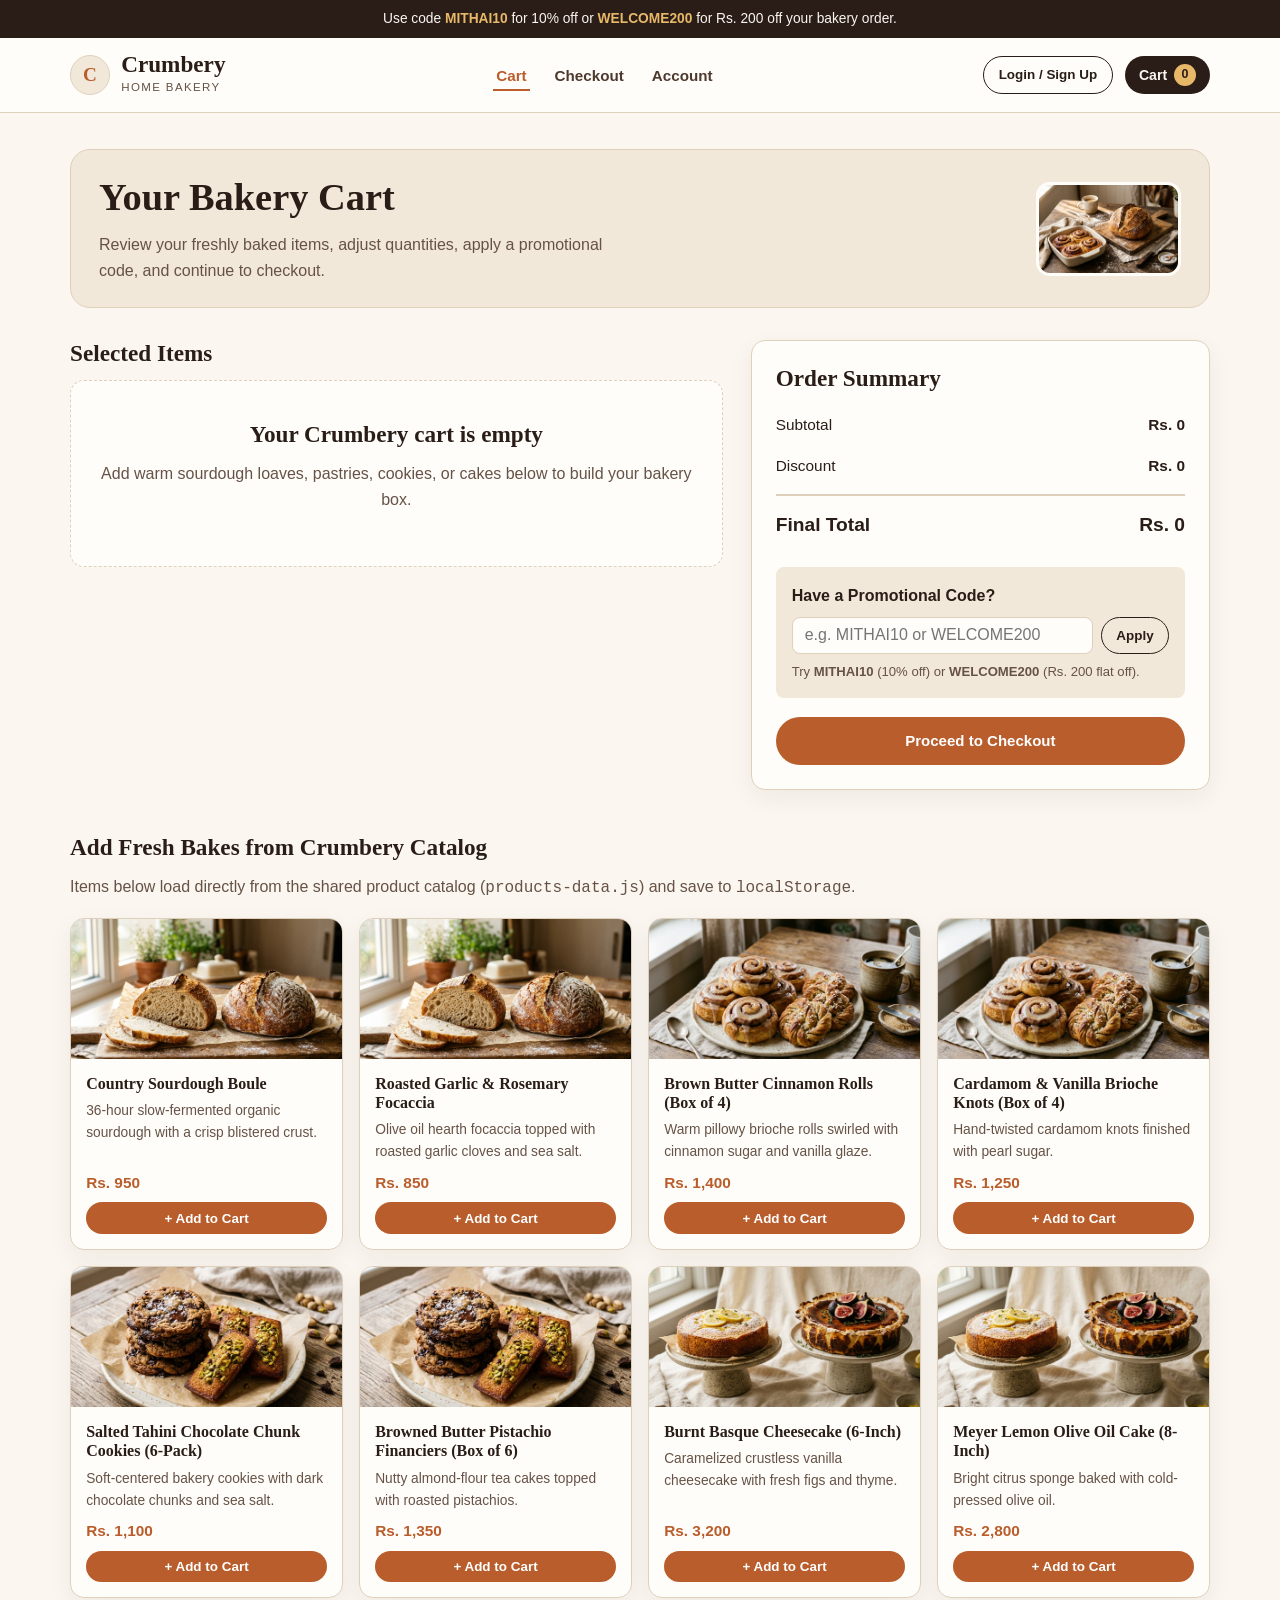
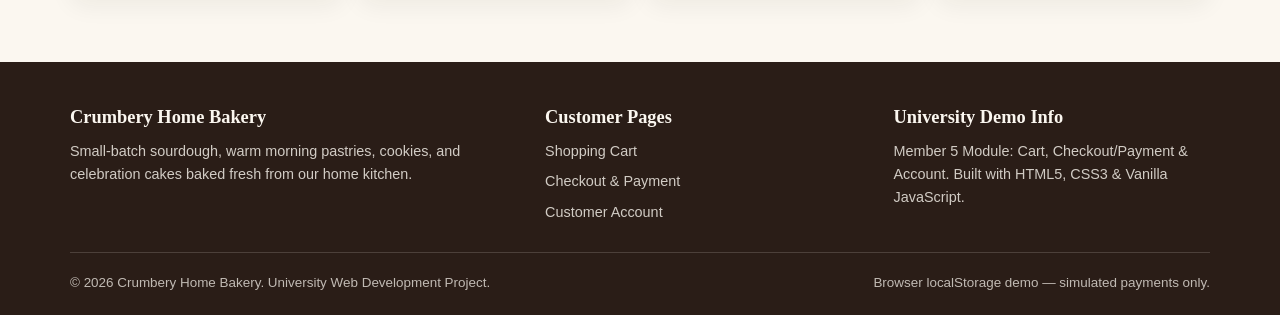
<file: pages/cart.html>
<!DOCTYPE html>
<html lang="en">
<head>
  <meta charset="UTF-8" />
  <meta name="viewport" content="width=device-width, initial-scale=1.0" />
  <title>Shopping Cart | Crumbery Home Bakery</title>
  <link rel="stylesheet" href="../css/shared.css" />
</head>
<body>
  <a class="skip-link" href="#cart-page-root">Skip to main content</a>

  <div class="top-strip">
    Use code <strong>MITHAI10</strong> for 10% off or <strong>WELCOME200</strong> for Rs. 200 off your bakery order.
  </div>

  <header class="site-header">
    <div class="container header-inner">
      <a href="cart.html" class="brand">
        <span class="brand-badge" aria-hidden="true">C</span>
        <span>
          <span class="brand-name">Crumbery</span>
          <span class="brand-tagline">Home Bakery</span>
        </span>
      </a>

      <button
        type="button"
        class="mobile-nav-toggle"
        id="mobile-nav-toggle"
        aria-expanded="false"
        aria-controls="main-nav"
      >
        Menu
      </button>

      <nav aria-label="Main navigation">
        <ul class="main-nav" id="main-nav">
          <li><a href="cart.html" class="is-active" aria-current="page">Cart</a></li>
          <li><a href="checkout.html">Checkout</a></li>
          <li><a href="account.html">Account</a></li>
        </ul>
      </nav>

      <div class="header-actions">
        <div class="header-user-area" id="header-user-area"></div>
        <a href="cart.html" class="nav-cart-pill" aria-label="View shopping cart">
          Cart <span class="cart-count-badge" id="header-cart-count">0</span>
        </a>
      </div>
    </div>
  </header>

  <main id="cart-page-root" class="container">
    <section class="page-hero-banner" aria-labelledby="cart-page-title">
      <div>
        <h1 id="cart-page-title">Your Bakery Cart</h1>
        <p>Review your freshly baked items, adjust quantities, apply a promotional code, and continue to checkout.</p>
      </div>
      <img class="page-hero-thumb" src="../assets/hero-bakery.jpg" alt="Freshly baked Crumbery sourdough and pastries" />
    </section>

    <div id="cart-action-feedback" class="status-message" role="status" aria-live="polite" hidden></div>

    <div class="two-col-layout" style="margin-top: 1.25rem;">
      <!-- Left Column: Selected Cart Products -->
      <section aria-labelledby="selected-items-heading">
        <h2 id="selected-items-heading">Selected Items</h2>
        <div id="cart-items-list" class="cart-items-list"></div>
      </section>

      <!-- Right Column: Order Totals & Promo Code -->
      <aside class="card" aria-labelledby="cart-summary-heading">
        <h2 id="cart-summary-heading">Order Summary</h2>

        <div class="summary-row">
          <span>Subtotal</span>
          <strong id="cart-subtotal">Rs. 0</strong>
        </div>

        <div class="summary-row">
          <span>Discount</span>
          <strong id="cart-discount">Rs. 0</strong>
        </div>

        <div class="summary-row summary-row--total">
          <span>Final Total</span>
          <span id="cart-total">Rs. 0</span>
        </div>

        <div id="active-promo-container"></div>

        <form id="promo-form" class="promo-box" novalidate>
          <label for="promo-code-input"><strong>Have a Promotional Code?</strong></label>
          <div class="promo-input-group">
            <input
              type="text"
              id="promo-code-input"
              name="promoCode"
              placeholder="e.g. MITHAI10 or WELCOME200"
              autocomplete="off"
            />
            <button type="submit" class="btn btn--secondary btn--sm">Apply</button>
          </div>
          <p class="promo-hint">
            Try <strong>MITHAI10</strong> (10% off) or <strong>WELCOME200</strong> (Rs. 200 flat off).
          </p>
          <div id="promo-feedback" class="status-message" role="status" aria-live="polite" hidden></div>
        </form>

        <a href="checkout.html" id="proceed-checkout-btn" class="btn btn--primary btn--full">
          Proceed to Checkout
        </a>
      </aside>
    </div>

    <!-- Shared Product Catalog Helper so users can test Cart & Checkout immediately -->
    <section class="catalog-helper-section" aria-labelledby="quick-add-heading">
      <h2 id="quick-add-heading">Add Fresh Bakes from Crumbery Catalog</h2>
      <p>Items below load directly from the shared product catalog (<code>products-data.js</code>) and save to <code>localStorage</code>.</p>
      <div id="quick-add-grid" class="catalog-mini-grid"></div>
    </section>
  </main>

  <footer class="site-footer">
    <div class="container">
      <div class="footer-grid">
        <div>
          <h2>Crumbery Home Bakery</h2>
          <p>Small-batch sourdough, warm morning pastries, cookies, and celebration cakes baked fresh from our home kitchen.</p>
        </div>
        <div>
          <h3>Customer Pages</h3>
          <ul class="footer-links">
            <li><a href="cart.html">Shopping Cart</a></li>
            <li><a href="checkout.html">Checkout &amp; Payment</a></li>
            <li><a href="account.html">Customer Account</a></li>
          </ul>
        </div>
        <div>
          <h3>University Demo Info</h3>
          <p>Member 5 Module: Cart, Checkout/Payment &amp; Account. Built with HTML5, CSS3 &amp; Vanilla JavaScript.</p>
        </div>
      </div>
      <div class="footer-bottom">
        <span>&copy; 2026 Crumbery Home Bakery. University Web Development Project.</span>
        <span>Browser localStorage demo — simulated payments only.</span>
      </div>
    </div>
  </footer>

  <script src="../js/products-data.js"></script>
  <script src="../js/shared-auth-nav.js"></script>
  <script src="../js/crumbery-cart.js"></script>
</body>
</html>
</file>
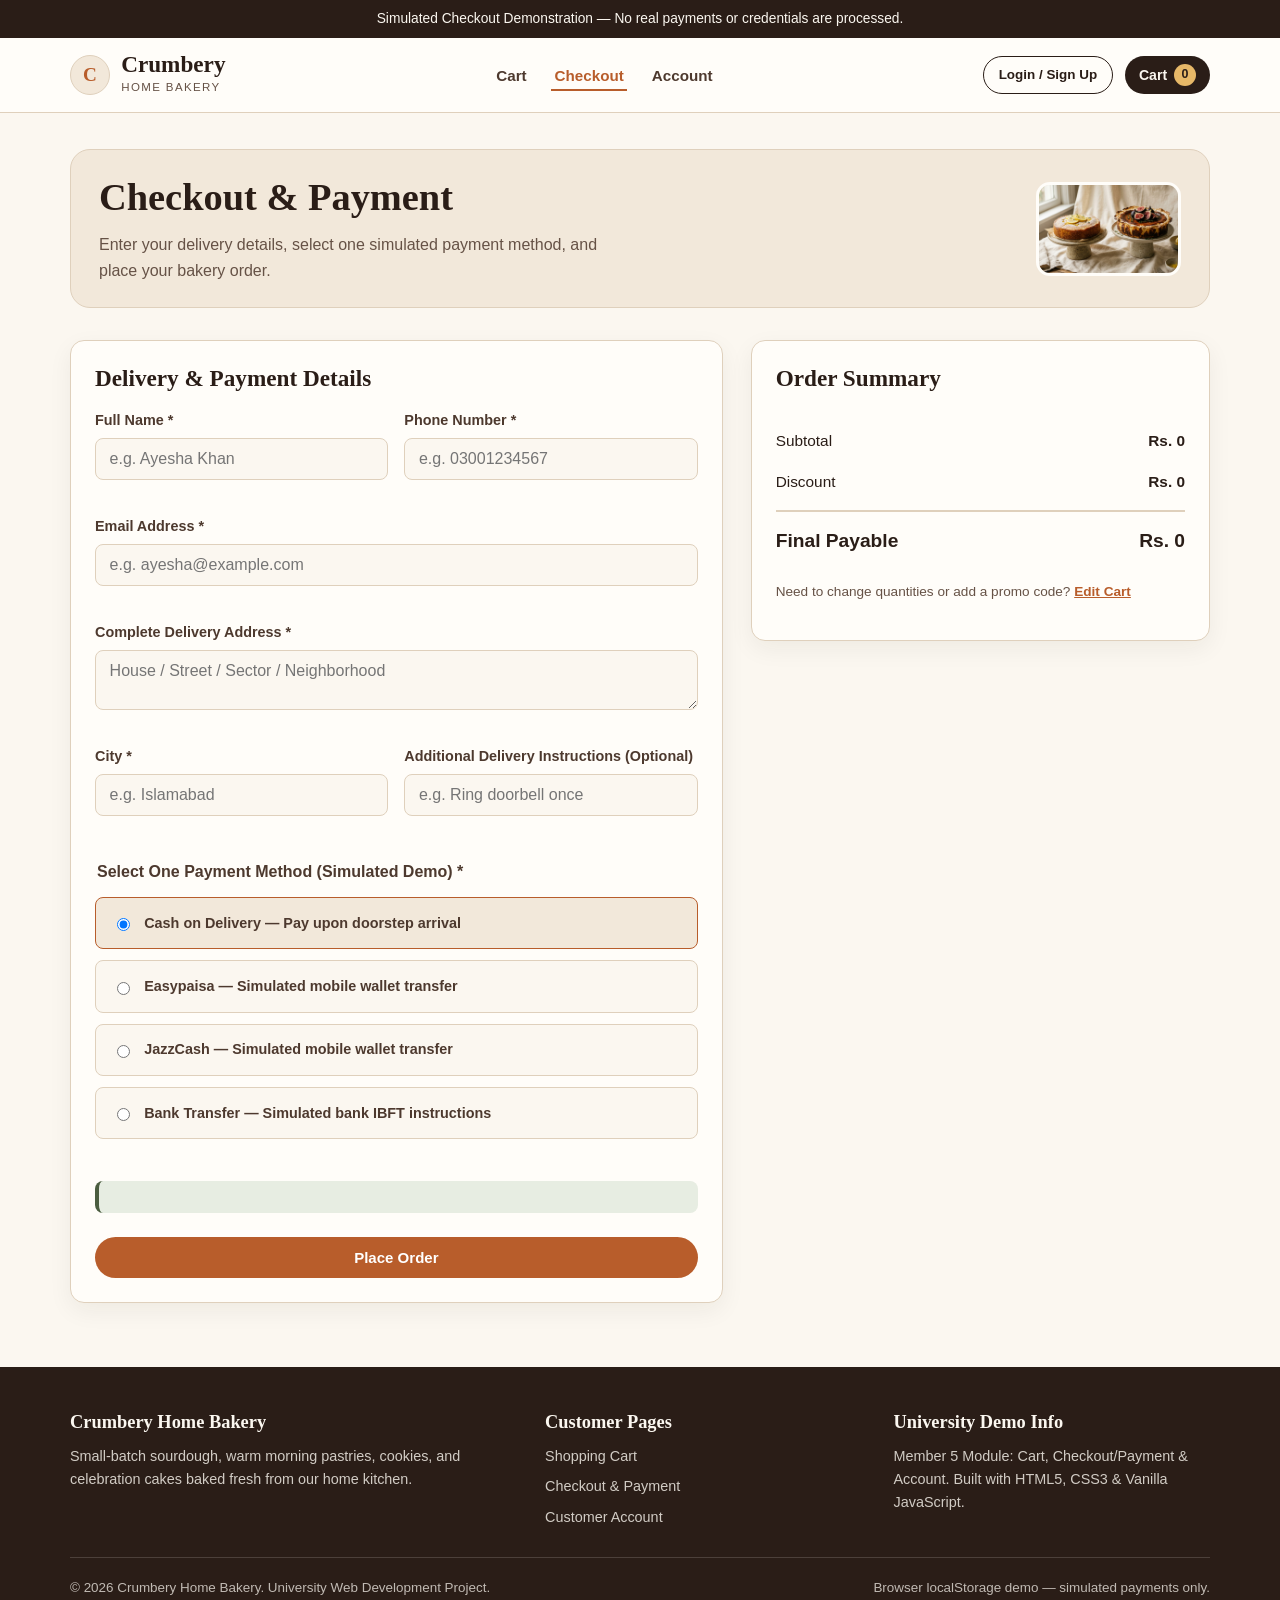
<file: pages/checkout.html>
<!DOCTYPE html>
<html lang="en">
<head>
  <meta charset="UTF-8" />
  <meta name="viewport" content="width=device-width, initial-scale=1.0" />
  <title>Checkout &amp; Payment | Crumbery Home Bakery</title>
  <link rel="stylesheet" href="../css/shared.css" />
</head>
<body>
  <a class="skip-link" href="#checkout-page-root">Skip to main content</a>

  <div class="top-strip">
    Simulated Checkout Demonstration — No real payments or credentials are processed.
  </div>

  <header class="site-header">
    <div class="container header-inner">
      <a href="cart.html" class="brand">
        <span class="brand-badge" aria-hidden="true">C</span>
        <span>
          <span class="brand-name">Crumbery</span>
          <span class="brand-tagline">Home Bakery</span>
        </span>
      </a>

      <button
        type="button"
        class="mobile-nav-toggle"
        id="mobile-nav-toggle"
        aria-expanded="false"
        aria-controls="main-nav"
      >
        Menu
      </button>

      <nav aria-label="Main navigation">
        <ul class="main-nav" id="main-nav">
          <li><a href="cart.html">Cart</a></li>
          <li><a href="checkout.html" class="is-active" aria-current="page">Checkout</a></li>
          <li><a href="account.html">Account</a></li>
        </ul>
      </nav>

      <div class="header-actions">
        <div class="header-user-area" id="header-user-area"></div>
        <a href="cart.html" class="nav-cart-pill" aria-label="View shopping cart">
          Cart <span class="cart-count-badge" id="header-cart-count">0</span>
        </a>
      </div>
    </div>
  </header>

  <main id="checkout-page-root" class="container">
    <section class="page-hero-banner" aria-labelledby="checkout-page-title">
      <div>
        <h1 id="checkout-page-title">Checkout &amp; Payment</h1>
        <p>Enter your delivery details, select one simulated payment method, and place your bakery order.</p>
      </div>
      <img class="page-hero-thumb" src="../assets/artisan-cakes.jpg" alt="Crumbery Basque cheesecake and lemon olive oil cake" />
    </section>

    <!-- Empty Cart Guard -->
    <section id="checkout-empty-notice" class="empty-state-box" hidden>
      <h2>Your cart is currently empty</h2>
      <p>Please add bakery items to your cart before checking out.</p>
      <a href="cart.html" class="btn btn--primary">Return to Cart</a>
    </section>

    <!-- Active Checkout Grid -->
    <div id="checkout-main-grid" class="two-col-layout">
      <!-- Left Column: Customer Info & Payment Selection -->
      <section class="card" aria-labelledby="delivery-heading">
        <h2 id="delivery-heading">Delivery &amp; Payment Details</h2>

        <div id="checkout-form-error" class="status-message status-message--error" role="alert" hidden></div>

        <form id="checkout-form" novalidate style="margin-top: 1rem;">
          <div class="form-grid">
            <div class="form-group">
              <label for="full-name">Full Name *</label>
              <input type="text" id="full-name" name="fullName" placeholder="e.g. Ayesha Khan" required />
              <span class="field-error" id="error-full-name"></span>
            </div>

            <div class="form-group">
              <label for="phone-number">Phone Number *</label>
              <input type="tel" id="phone-number" name="phoneNumber" placeholder="e.g. 03001234567" required />
              <span class="field-error" id="error-phone-number"></span>
            </div>

            <div class="form-group form-group--full">
              <label for="email-address">Email Address *</label>
              <input type="email" id="email-address" name="emailAddress" placeholder="e.g. ayesha@example.com" required />
              <span class="field-error" id="error-email-address"></span>
            </div>

            <div class="form-group form-group--full">
              <label for="delivery-address">Complete Delivery Address *</label>
              <textarea
                id="delivery-address"
                name="deliveryAddress"
                rows="2"
                placeholder="House / Street / Sector / Neighborhood"
                required
              ></textarea>
              <span class="field-error" id="error-delivery-address"></span>
            </div>

            <div class="form-group">
              <label for="city">City *</label>
              <input type="text" id="city" name="city" placeholder="e.g. Islamabad" required />
              <span class="field-error" id="error-city"></span>
            </div>

            <div class="form-group">
              <label for="delivery-instructions">Additional Delivery Instructions (Optional)</label>
              <input
                type="text"
                id="delivery-instructions"
                name="deliveryInstructions"
                placeholder="e.g. Ring doorbell once"
              />
            </div>

            <fieldset class="form-group form-group--full" style="border: 0; padding: 0; margin: 0.5rem 0 0;">
              <legend style="font-weight: 700; color: var(--ink-brown); margin-bottom: 0.25rem;">
                Select One Payment Method (Simulated Demo) *
              </legend>

              <div class="payment-methods-list">
                <label class="payment-option">
                  <input type="radio" name="paymentMethod" value="Cash on Delivery" checked />
                  <span><strong>Cash on Delivery</strong> — Pay upon doorstep arrival</span>
                </label>

                <label class="payment-option">
                  <input type="radio" name="paymentMethod" value="Easypaisa" />
                  <span><strong>Easypaisa</strong> — Simulated mobile wallet transfer</span>
                </label>

                <label class="payment-option">
                  <input type="radio" name="paymentMethod" value="JazzCash" />
                  <span><strong>JazzCash</strong> — Simulated mobile wallet transfer</span>
                </label>

                <label class="payment-option">
                  <input type="radio" name="paymentMethod" value="Bank Transfer" />
                  <span><strong>Bank Transfer</strong> — Simulated bank IBFT instructions</span>
                </label>
              </div>
              <span class="field-error" id="error-payment-method"></span>

              <div id="payment-instructions-box" class="payment-instructions-box" aria-live="polite"></div>
            </fieldset>

            <div class="form-group form-group--full" style="margin-top: 0.5rem;">
              <button type="submit" id="place-order-btn" class="btn btn--primary btn--full">
                Place Order
              </button>
            </div>
          </div>
        </form>
      </section>

      <!-- Right Column: Order Summary -->
      <aside class="card" aria-labelledby="checkout-summary-heading">
        <h2 id="checkout-summary-heading">Order Summary</h2>
        <ul id="checkout-summary-items" class="checkout-summary-items"></ul>

        <div class="summary-row">
          <span>Subtotal</span>
          <strong id="checkout-subtotal">Rs. 0</strong>
        </div>

        <div class="summary-row">
          <span id="checkout-promo-label">Discount</span>
          <strong id="checkout-discount">Rs. 0</strong>
        </div>

        <div class="summary-row summary-row--total">
          <span>Final Payable</span>
          <span id="checkout-total">Rs. 0</span>
        </div>

        <p style="font-size: 0.85rem; margin-top: 1rem;">
          Need to change quantities or add a promo code? <a href="cart.html" style="text-decoration: underline; color: var(--accent-crust); font-weight: 600;">Edit Cart</a>
        </p>
      </aside>
    </div>

    <!-- Order Confirmation Receipt (shown after successful Place Order) -->
    <section id="order-confirmation-section" aria-live="polite" hidden></section>
  </main>

  <footer class="site-footer">
    <div class="container">
      <div class="footer-grid">
        <div>
          <h2>Crumbery Home Bakery</h2>
          <p>Small-batch sourdough, warm morning pastries, cookies, and celebration cakes baked fresh from our home kitchen.</p>
        </div>
        <div>
          <h3>Customer Pages</h3>
          <ul class="footer-links">
            <li><a href="cart.html">Shopping Cart</a></li>
            <li><a href="checkout.html">Checkout &amp; Payment</a></li>
            <li><a href="account.html">Customer Account</a></li>
          </ul>
        </div>
        <div>
          <h3>University Demo Info</h3>
          <p>Member 5 Module: Cart, Checkout/Payment &amp; Account. Built with HTML5, CSS3 &amp; Vanilla JavaScript.</p>
        </div>
      </div>
      <div class="footer-bottom">
        <span>&copy; 2026 Crumbery Home Bakery. University Web Development Project.</span>
        <span>Browser localStorage demo — simulated payments only.</span>
      </div>
    </div>
  </footer>

  <script src="../js/products-data.js"></script>
  <script src="../js/shared-auth-nav.js"></script>
  <script src="../js/cart.js"></script>
  <script src="../js/checkout.js"></script>
</body>
</html>
</file>
<file: css/tokens.css>
/* ==========================================================================
   Crumbery Design System Tokens
   ========================================================================== */

:root {
  /* Core Brand Palette */
  --choco: #3B2314;
  --choco-stripe: #4A2C1A;
  --choco-muted: #6A4936;
  --cream: #FCEBD8;
  --tan: #F3D9BF;
  --tan-hover: #ECD0B2;
  --terracotta: #C9503A;
  --terracotta-stripe: #BF4834;
  --butter: #F8E08E;
  --butter-deep: #EFCF69;
  --plum: #5B2A4A;
  --plum-stripe: #683355;

  /* Semantic Aliases */
  --bg-page: var(--cream);
  --bg-card: var(--tan);
  --text-primary: var(--choco);
  --text-inverse: var(--cream);
  --accent-primary: var(--terracotta);
  --accent-highlight: var(--butter);
  --border-subtle: rgba(59, 35, 20, 0.14);
  --focus-ring: 0 0 0 3px var(--butter), 0 0 0 5px var(--choco);

  /* Typography */
  --font-display: 'Bricolage Grotesque', system-ui, sans-serif;
  --font-logo: 'Bagel Fat One', cursive;
  --font-sticker: 'Gluten', cursive;
  --font-body: 'DM Sans', system-ui, -apple-system, sans-serif;

  /* Radii */
  --radius-card: 20px;
  --radius-section: 32px;
  --radius-pill: 999px;

  /* Shadows */
  --shadow-soft: 0 10px 24px rgba(59, 35, 20, 0.08);
  --shadow-lift: 0 14px 28px rgba(59, 35, 20, 0.16);

  /* Transitions */
  --ease-snappy: cubic-bezier(0.22, 1, 0.36, 1);
}
</file>
<file: css/components.css>
/* ==========================================================================
   Crumbery Shared Components & Signature Shapes
   ========================================================================== */

*,
*::before,
*::after {
  box-sizing: border-box;
}

html {
  scroll-behavior: smooth;
}

body {
  margin: 0;
  background-color: var(--bg-page);
  color: var(--text-primary);
  font-family: var(--font-body);
  font-size: 1rem;
  line-height: 1.55;
  -webkit-font-smoothing: antialiased;
  overflow-x: hidden;
}

img {
  max-width: 100%;
  display: block;
}

a {
  color: inherit;
  text-decoration: none;
}

:focus-visible {
  outline: none;
  box-shadow: var(--focus-ring);
  border-radius: 6px;
}

.sr-only-focusable:not(:focus):not(:focus-within) {
  position: absolute;
  width: 1px;
  height: 1px;
  padding: 0;
  margin: -1px;
  overflow: hidden;
  clip: rect(0, 0, 0, 0);
  white-space: nowrap;
  border: 0;
}

/* ---------- Typography Helpers ---------- */

.display-headline {
  font-family: var(--font-display);
  font-variation-settings: 'wdth' 75, 'opsz' 72;
  font-weight: 800;
  text-transform: uppercase;
  line-height: 0.94;
  letter-spacing: -0.02em;
  color: var(--choco);
  margin: 0;
}

.display-headline--hero {
  font-size: clamp(2.6rem, 6.5vw, 5.2rem);
}

.display-headline--section {
  font-size: clamp(2rem, 4.2vw, 3.35rem);
}

.display-headline--sub {
  font-size: clamp(1.45rem, 2.8vw, 2.2rem);
}

.text-terracotta {
  color: var(--terracotta) !important;
}

.text-cream {
  color: var(--cream) !important;
}

.wordmark {
  font-family: var(--font-logo);
  font-weight: 400;
  text-transform: lowercase;
  letter-spacing: 0.01em;
  line-height: 1;
}

/* ---------- 1. Striped Brown Frame ---------- */

.striped-frame {
  background-color: var(--choco);
  background-image: repeating-linear-gradient(
    90deg,
    var(--choco) 0,
    var(--choco) 24px,
    var(--choco-stripe) 24px,
    var(--choco-stripe) 48px
  );
  border-radius: var(--radius-section);
  padding: 1rem 1.15rem 1.75rem;
  color: var(--cream);
  position: relative;
}

@media (min-width: 768px) {
  .striped-frame {
    padding: 1.25rem 2rem 2.25rem;
  }
}

/* ---------- 2. Wavy Cream Panel ---------- */

.wavy-panel {
  position: relative;
  background-color: var(--cream);
  color: var(--choco);
  border-radius: 28px;
  padding: 3.25rem 1.25rem 3.5rem;
  margin-top: 0.75rem;
  /* Crisp scalloped edges top & bottom via radial-gradient mask */
  --scallop-size: 28px;
  background-clip: padding-box;
}

.wavy-panel::before,
.wavy-panel::after {
  content: '';
  position: absolute;
  left: 24px;
  right: 24px;
  height: 14px;
  /* "round" stretches the bumps slightly so the edge always ends on a whole bump */
  background-repeat: round no-repeat;
  background-size: 28px 14px;
  pointer-events: none;
}

.wavy-panel::before {
  top: -13px;
  background-image: url("data:image/svg+xml,%3Csvg xmlns='http://www.w3.org/2000/svg' viewBox='0 0 28 14' preserveAspectRatio='none'%3E%3Cpath d='M0 14 Q14 -6 28 14 Z' fill='%23FCEBD8'/%3E%3C/svg%3E");
}

.wavy-panel::after {
  bottom: -13px;
  background-image: url("data:image/svg+xml,%3Csvg xmlns='http://www.w3.org/2000/svg' viewBox='0 0 28 14' preserveAspectRatio='none'%3E%3Cpath d='M0 0 Q14 20 28 0 Z' fill='%23FCEBD8'/%3E%3C/svg%3E");
}

@media (min-width: 768px) {
  .wavy-panel {
    padding: 4rem 3rem 4.25rem;
  }
}

/* ---------- 3. Centered Nav & Offcanvas ---------- */

.site-nav {
  display: grid;
  grid-template-columns: 1fr auto 1fr;
  align-items: center;
  gap: 0.75rem;
  padding: 0.25rem 0 0.9rem;
}

.site-nav__group {
  display: flex;
  align-items: center;
  gap: 1.25rem;
  list-style: none;
  margin: 0;
  padding: 0;
}

.site-nav__group--left {
  justify-content: flex-end;
}

.site-nav__group--right {
  justify-content: flex-start;
}

.site-nav__link {
  font-size: 0.78rem;
  font-weight: 700;
  text-transform: uppercase;
  letter-spacing: 0.1em;
  color: rgba(252, 235, 216, 0.85);
  padding: 0.35rem 0.6rem;
  border-radius: var(--radius-pill);
  transition: color 0.2s ease, background-color 0.2s ease;
  white-space: nowrap;
}

.site-nav__link:hover,
.site-nav__link[aria-current="page"] {
  color: var(--butter);
  background-color: rgba(252, 235, 216, 0.1);
}

.site-nav__brand {
  font-size: clamp(1.85rem, 3vw, 2.35rem);
  color: var(--cream);
  padding: 0 0.75rem;
  text-align: center;
}

.site-nav__brand:hover {
  color: var(--butter);
}

.site-nav__auth {
  display: inline-flex;
  align-items: center;
  gap: 0.5rem;
  font-size: 0.78rem;
  color: var(--butter);
}

.site-nav__signout {
  background: transparent;
  border: 1px solid rgba(248, 224, 142, 0.5);
  color: var(--cream);
  border-radius: var(--radius-pill);
  padding: 0.2rem 0.65rem;
  font-size: 0.72rem;
  font-weight: 600;
  text-transform: uppercase;
  letter-spacing: 0.06em;
  cursor: pointer;
}

.site-nav__signout:hover {
  background: var(--butter);
  color: var(--choco);
}

.nav-hamburger {
  background: rgba(252, 235, 216, 0.12);
  border: 1px solid rgba(252, 235, 216, 0.25);
  color: var(--cream);
  border-radius: var(--radius-pill);
  padding: 0.4rem 0.8rem;
  font-size: 0.8rem;
  font-weight: 700;
  text-transform: uppercase;
  letter-spacing: 0.08em;
}

/* Phones: tighten the nav so menu · logo · link fit without touching the frame edge */
@media (max-width: 767.98px) {
  .site-nav {
    gap: 0.35rem;
  }

  .site-nav__brand {
    font-size: 1.7rem;
    padding: 0 0.25rem;
  }

  .site-nav .site-nav__link,
  .nav-hamburger {
    font-size: 0.7rem;
    letter-spacing: 0.06em;
    padding: 0.35rem 0.55rem;
  }
}

.offcanvas-crumbery {
  background-color: var(--choco);
  color: var(--cream);
}

.offcanvas-crumbery .btn-close {
  filter: invert(1) sepia(1) saturate(0.2) hue-rotate(340deg) brightness(1.1);
}

/* ---------- Stickers & Handwritten Pills ---------- */

.sticker {
  display: inline-block;
  font-family: var(--font-sticker);
  font-weight: 700;
  font-size: 0.92rem;
  line-height: 1.05;
  padding: 0.35rem 0.85rem;
  border-radius: var(--radius-pill);
  background-color: var(--butter);
  color: var(--choco);
  transform: rotate(-7deg);
  box-shadow: 0 4px 10px rgba(59, 35, 20, 0.12);
  user-select: none;
}

.sticker--terracotta {
  background-color: var(--terracotta);
  color: var(--cream);
  transform: rotate(-5deg);
}

.sticker--sm {
  font-size: 0.78rem;
  padding: 0.24rem 0.65rem;
}

/* ---------- 4. Scalloped "Flower" Badges ---------- */

.flower-badge {
  position: relative;
  width: 96px;
  height: 96px;
  display: inline-flex;
  align-items: center;
  justify-content: center;
  background-repeat: no-repeat;
  background-position: center;
  background-size: contain;
  background-image: url("data:image/svg+xml,%3Csvg xmlns='http://www.w3.org/2000/svg' viewBox='0 0 100 100'%3E%3Cpath d='M50 3 C57 3 60 11 67 13 C74 15 80 10 85 15 C90 20 85 26 87 33 C89 40 97 43 97 50 C97 57 89 60 87 67 C85 74 90 80 85 85 C80 90 74 85 67 87 C60 89 57 97 50 97 C43 97 40 89 33 87 C26 85 20 90 15 85 C10 80 15 74 13 67 C11 60 3 57 3 50 C3 43 11 40 13 33 C15 26 10 20 15 15 C20 10 26 15 33 13 C40 11 43 3 50 3 Z' fill='%23F8E08E'/%3E%3C/svg%3E");
  transition: transform 0.25s var(--ease-snappy);
}

.flower-badge--terracotta,
.flower-badge.is-active {
  background-image: url("data:image/svg+xml,%3Csvg xmlns='http://www.w3.org/2000/svg' viewBox='0 0 100 100'%3E%3Cpath d='M50 3 C57 3 60 11 67 13 C74 15 80 10 85 15 C90 20 85 26 87 33 C89 40 97 43 97 50 C97 57 89 60 87 67 C85 74 90 80 85 85 C80 90 74 85 67 87 C60 89 57 97 50 97 C43 97 40 89 33 87 C26 85 20 90 15 85 C10 80 15 74 13 67 C11 60 3 57 3 50 C3 43 11 40 13 33 C15 26 10 20 15 15 C20 10 26 15 33 13 C40 11 43 3 50 3 Z' fill='%23C9503A'/%3E%3C/svg%3E");
}

.flower-badge--sm {
  width: 68px;
  height: 68px;
}

.flower-badge-btn {
  background: transparent;
  border: 0;
  padding: 0.25rem;
  display: inline-flex;
  flex-direction: column;
  align-items: center;
  gap: 0.45rem;
  cursor: pointer;
  color: var(--choco);
}

.flower-badge-btn:hover .flower-badge {
  transform: scale(1.06) rotate(4deg);
}

.flower-badge-btn__label {
  font-size: 0.78rem;
  font-weight: 700;
  text-transform: uppercase;
  letter-spacing: 0.08em;
}

.flower-badge-btn.is-active .flower-badge-btn__label {
  color: var(--terracotta);
}

/* ---------- 5. Product Cards ---------- */

.product-card {
  background-color: var(--tan);
  border-radius: var(--radius-card);
  padding: 1.25rem;
  display: flex;
  flex-direction: column;
  height: 100%;
  transition: transform 0.25s var(--ease-snappy), box-shadow 0.25s var(--ease-snappy);
}

.product-card:hover {
  transform: translateY(-4px);
  box-shadow: var(--shadow-soft);
}

.product-card__media {
  aspect-ratio: 4 / 3;
  border-radius: 14px;
  overflow: hidden;
  background-color: rgba(252, 235, 216, 0.55);
  margin-bottom: 1rem;
}

.product-card__media img {
  width: 100%;
  height: 100%;
  object-fit: cover;
  transition: transform 0.35s var(--ease-snappy);
}

.product-card:hover .product-card__media img {
  transform: scale(1.04);
}

.product-card__cat {
  font-size: 0.72rem;
  font-weight: 700;
  text-transform: uppercase;
  letter-spacing: 0.08em;
  color: var(--choco-muted);
  margin-bottom: 0.2rem;
}

.product-card__title {
  font-size: 1.05rem;
  font-weight: 700;
  color: var(--choco);
  margin: 0 0 1rem;
}

.product-card__footer {
  margin-top: auto;
  display: flex;
  align-items: center;
  justify-content: space-between;
  gap: 0.75rem;
}

.product-card__price {
  font-weight: 700;
  font-size: 1.05rem;
  color: var(--choco);
}

/* ---------- 6. Pill Buttons ---------- */

.pill-btn {
  display: inline-flex;
  align-items: center;
  justify-content: center;
  gap: 0.5rem;
  background-color: var(--choco);
  color: var(--cream);
  border: 2px solid var(--choco);
  border-radius: var(--radius-pill);
  padding: 0.65rem 1.35rem;
  font-size: 0.8rem;
  font-weight: 700;
  text-transform: uppercase;
  letter-spacing: 0.08em;
  cursor: pointer;
  transition: transform 0.2s var(--ease-snappy), background-color 0.2s ease, box-shadow 0.2s ease;
}

.pill-btn:hover:not(:disabled) {
  transform: translateY(-2px);
  background-color: var(--choco-stripe);
  color: var(--cream);
  box-shadow: var(--shadow-soft);
}

.pill-btn:disabled {
  opacity: 0.5;
  cursor: not-allowed;
}

.pill-btn--sm {
  padding: 0.42rem 0.95rem;
  font-size: 0.74rem;
}

.pill-btn--outline {
  background-color: transparent;
  color: var(--choco);
}

.pill-btn--outline:hover:not(:disabled) {
  background-color: var(--choco);
  color: var(--cream);
}

.pill-btn--terracotta {
  background-color: var(--terracotta);
  border-color: var(--terracotta);
  color: var(--cream);
}

.pill-btn--terracotta:hover:not(:disabled) {
  background-color: var(--terracotta-stripe);
  border-color: var(--terracotta-stripe);
}

.pill-btn__arrow {
  display: inline-block;
  transition: transform 0.2s var(--ease-snappy);
}

.pill-btn:hover:not(:disabled) .pill-btn__arrow {
  transform: translateX(4px);
}

/* ---------- 7. Red Story Section ---------- */

.story-section {
  background-color: var(--terracotta);
  background-image: repeating-linear-gradient(
    90deg,
    var(--terracotta) 0,
    var(--terracotta) 28px,
    var(--terracotta-stripe) 28px,
    var(--terracotta-stripe) 56px
  );
  border-radius: var(--radius-section);
  color: var(--cream);
  padding: 2.5rem 1.5rem;
  position: relative;
  overflow: hidden;
}

@media (min-width: 768px) {
  .story-section {
    padding: 3.5rem 3rem;
  }
}

/* ---------- 8. Scalloped Promo Cards ---------- */

.promo-card {
  position: relative;
  border-radius: 26px;
  padding: 2rem 1.5rem;
  overflow: hidden;
  border: 4px dashed rgba(252, 235, 216, 0.6);
}

.promo-card--butter {
  background-color: var(--butter);
  color: var(--choco);
  border-color: rgba(59, 35, 20, 0.2);
}

.promo-card--plum {
  background-color: var(--plum);
  color: var(--cream);
  border-color: rgba(248, 224, 142, 0.35);
}

/* ---------- 9. Marquee Text ---------- */

.marquee-band {
  position: relative;
  overflow: hidden;
  padding: 2rem 0;
  user-select: none;
}

.marquee-band__track {
  display: flex;
  width: max-content;
  gap: 2.5rem;
  animation: crumbery-marquee 22s linear infinite;
}

.marquee-band__text {
  font-family: var(--font-display);
  font-variation-settings: 'wdth' 75;
  font-weight: 800;
  font-size: clamp(3rem, 8vw, 6.5rem);
  text-transform: uppercase;
  line-height: 0.95;
  color: var(--choco);
  white-space: nowrap;
}

@keyframes crumbery-marquee {
  from {
    transform: translateX(0);
  }
  to {
    transform: translateX(-50%);
  }
}

/* ---------- 10. Testimonial Card ---------- */

.testimonial-card {
  background-color: var(--butter);
  color: var(--choco);
  border-radius: var(--radius-card);
  padding: 2rem 1.75rem;
  box-shadow: var(--shadow-soft);
}

.testimonial-card__stars {
  color: var(--terracotta);
  letter-spacing: 0.15em;
  font-size: 1rem;
}

.testimonial-dots {
  display: flex;
  justify-content: center;
  gap: 0.45rem;
}

.testimonial-dot {
  width: 9px;
  height: 9px;
  border-radius: 50%;
  border: 0;
  padding: 0;
  background-color: rgba(59, 35, 20, 0.25);
  cursor: pointer;
}

.testimonial-dot.is-active {
  background-color: var(--choco);
  width: 22px;
  border-radius: 999px;
}

/* ---------- 11. Restyled Bootstrap FAQ Accordion ---------- */

.faq-accordion .accordion-item {
  background-color: var(--tan);
  border: 0;
  border-radius: 16px !important;
  margin-bottom: 0.75rem;
  overflow: hidden;
}

.faq-accordion .accordion-button {
  background-color: var(--tan);
  color: var(--choco);
  font-weight: 700;
  font-size: 0.98rem;
  padding: 1rem 1.25rem;
  box-shadow: none !important;
}

.faq-accordion .accordion-button::after {
  background-color: var(--choco);
  color: var(--cream);
  border-radius: 50%;
  width: 28px;
  height: 28px;
  background-size: 12px;
  background-position: center;
  background-image: url("data:image/svg+xml,%3Csvg xmlns='http://www.w3.org/2000/svg' viewBox='0 0 16 16'%3E%3Cpath stroke='%23FCEBD8' stroke-width='2.2' stroke-linecap='round' d='M8 3v10M3 8h10'/%3E%3C/svg%3E");
  transition: transform 0.2s ease;
}

.faq-accordion .accordion-button:not(.collapsed)::after {
  transform: rotate(45deg);
}

.faq-accordion .accordion-body {
  background-color: var(--tan);
  color: var(--choco-muted);
  padding: 0 1.25rem 1.15rem;
  font-size: 0.94rem;
}

/* ---------- 12. Footer ---------- */

.site-footer {
  background-color: var(--choco);
  background-image: repeating-linear-gradient(
    90deg,
    var(--choco) 0,
    var(--choco) 24px,
    var(--choco-stripe) 24px,
    var(--choco-stripe) 48px
  );
  color: var(--cream);
  border-radius: var(--radius-section) var(--radius-section) 0 0;
  padding: 3rem 1.5rem 2rem;
  margin-top: 4rem;
}

.footer-newsletter {
  display: flex;
  gap: 0.5rem;
  background-color: rgba(252, 235, 216, 0.12);
  border: 1px solid rgba(252, 235, 216, 0.25);
  border-radius: var(--radius-pill);
  padding: 0.3rem 0.35rem 0.3rem 1rem;
  max-width: 420px;
  margin: 0 auto;
}

.footer-newsletter input {
  flex: 1;
  min-width: 0;
  background: transparent;
  border: 0;
  color: var(--cream);
  font-size: 0.92rem;
}

.footer-newsletter input::placeholder {
  color: rgba(252, 235, 216, 0.65);
}

.footer-newsletter input:focus {
  outline: none;
}

.social-circle {
  width: 38px;
  height: 38px;
  border-radius: 50%;
  background-color: var(--cream);
  color: var(--choco);
  display: inline-flex;
  align-items: center;
  justify-content: center;
  font-weight: 700;
  font-size: 0.85rem;
  transition: transform 0.2s ease, background-color 0.2s ease;
}

.social-circle:hover {
  transform: translateY(-2px);
  background-color: var(--butter);
  color: var(--choco);
}

/* ---------- 13. Faint Line-Art Bakery Doodles ---------- */

.doodle-line {
  pointer-events: none;
  opacity: 0.18;
  color: currentColor;
}

/* ---------- Reduced Motion Support ---------- */

@media (prefers-reduced-motion: reduce) {
  html {
    scroll-behavior: auto;
  }

  .marquee-band__track {
    animation: none;
  }

  *,
  *::before,
  *::after {
    transition-duration: 0.01ms !important;
  }
}
</file>
<file: css/pages/rewards.css>
/* ==========================================================================
   Rewards tiers - new 3-tier visual cards
   ========================================================================== */

.tier-card {
  background-color: var(--tan);
  border-radius: 24px;
  padding: 1.75rem 1.5rem;
  display: flex;
  flex-direction: column;
  align-items: center;
  text-align: center;
  gap: 0.4rem;
  position: relative;
  border: 2.5px solid rgba(59, 35, 20, 0.12);
  transition: transform 0.2s ease, box-shadow 0.2s ease;
}

.tier-card:hover {
  transform: translateY(-3px);
  box-shadow: 0 10px 32px rgba(59, 35, 20, 0.12);
}

.tier-card.is-current {
  background-color: var(--cream);
  border-color: var(--terracotta);
  box-shadow: 0 6px 24px rgba(201, 80, 58, 0.18);
}

.tier-card.is-locked {
  opacity: 0.75;
  filter: grayscale(0.2);
}

.tier-card__current-label {
  position: absolute;
  top: -14px;
  left: 50%;
  transform: translateX(-50%);
}

.tier-card__icon {
  margin-bottom: 0.5rem;
}

.tier-card__badge {
  font-size: 0.65rem;
  font-weight: 800;
  letter-spacing: 0.1em;
  text-transform: uppercase;
  color: rgba(59, 35, 20, 0.5);
  margin-bottom: 0.1rem;
}

.tier-card__name {
  font-family: 'Bricolage Grotesque', sans-serif;
  font-size: 2rem;
  font-weight: 800;
  color: var(--choco);
  line-height: 1;
  margin: 0;
}

.tier-card--loaf .tier-card__name { color: var(--terracotta); }
.tier-card--crust .tier-card__name { color: var(--plum); }

.tier-card__discount {
  font-size: 1.1rem;
  font-weight: 800;
  color: var(--terracotta);
  margin: 0.35rem 0;
}

.tier-card__perks {
  list-style: none;
  padding: 0;
  margin: 0.5rem 0 0;
  font-size: 0.8rem;
  color: var(--choco);
  text-align: left;
  width: 100%;
}

.tier-card__perks li {
  padding: 0.22rem 0;
  padding-left: 1.1rem;
  position: relative;
  opacity: 0.85;
}

.tier-card__perks li::before {
  content: '✓';
  position: absolute;
  left: 0;
  color: var(--terracotta);
  font-weight: 700;
}

.tier-card__threshold {
  margin-top: 0.75rem;
  font-size: 0.72rem;
  font-weight: 700;
  color: rgba(59, 35, 20, 0.5);
  background: rgba(59, 35, 20, 0.07);
  border-radius: 20px;
  padding: 0.3rem 0.85rem;
  width: 100%;
}

/* Progress track */
.tier-progress-track {
  background-color: var(--cream);
  border-radius: 20px;
  height: 10px;
  overflow: hidden;
}

.tier-progress-fill {
  height: 100%;
  background-color: var(--terracotta);
  border-radius: 20px;
  transition: width 0.6s ease;
}

/* Ways to earn cards */
.earn-card {
  background-color: var(--cream);
  border-radius: 18px;
  padding: 1rem;
  text-align: center;
  border: 1.5px solid rgba(59, 35, 20, 0.1);
  height: 100%;
}

/* History table */
.history-table-wrap {
  background-color: var(--cream);
  border-radius: 18px;
  padding: 0.5rem;
  overflow: hidden;
}

/* Countdown pill */
.countdown-pill {
  display: inline-flex;
  align-items: center;
  gap: 0.5rem;
  background-color: var(--butter);
  color: var(--choco);
  border-radius: var(--radius-pill);
  padding: 0.4rem 1rem;
  font-size: 0.85rem;
  font-weight: 700;
}

/* Points hero stat in wavy panel */
.points-hero-stat {
  display: inline-flex;
  align-items: center;
  gap: 1rem;
  background-color: var(--tan);
  border-radius: 20px;
  padding: 0.75rem 1.25rem;
}

.points-hero-stat__value {
  font-size: 2rem;
  font-weight: 800;
  color: var(--choco);
  line-height: 1;
}
</file>
<file: css/about.css>
/* ==========================================================================
   Butter and Crumb — About & Craft Stylesheet
   Matches the Warm Artisan Bakery Editorial Design System
   ========================================================================== */

:root {
  --bg-cream: #faf5ec;
  --bg-linen: #f2e7d5;
  --bg-card: #fffdf9;
  --bg-footer: #23160f;
  --ink-espresso: #2c1d14;
  --ink-walnut: #5d4537;
  --ink-muted: #8a7060;
  --ink-cream: #faf5ec;
  --ink-cream-soft: #dfd1be;
  --accent-honey: #c47935;
  --accent-caramel: #a45b1e;
  --accent-gold-soft: #e4a969;
  --border-warm: rgba(93, 69, 55, 0.14);
  --border-footer: rgba(250, 245, 236, 0.14);
  --shadow-soft: 0 10px 30px rgba(44, 29, 20, 0.07);
  --shadow-hover: 0 18px 38px rgba(44, 29, 20, 0.12);
  --radius-sm: 8px;
  --radius-md: 14px;
  --radius-lg: 20px;
  --font-display: "Fraunces", Georgia, "Times New Roman", serif;
  --font-sans: "Plus Jakarta Sans", -apple-system, BlinkMacSystemFont, "Segoe UI", sans-serif;
  --container-max: 1200px;
  --transition: 220ms cubic-bezier(0.22, 1, 0.36, 1);
}

*,
*::before,
*::after {
  box-sizing: border-box;
}

html {
  scroll-behavior: smooth;
  -webkit-text-size-adjust: 100%;
}

body {
  margin: 0;
  font-family: var(--font-sans);
  color: var(--ink-espresso);
  background-color: var(--bg-cream);
  line-height: 1.65;
  overflow-x: hidden;
}

img {
  display: block;
  max-width: 100%;
  height: auto;
}

a {
  color: inherit;
  text-decoration: none;
}

h1,
h2,
h3,
p,
ul,
ol,
figure,
blockquote {
  margin: 0;
}

ul,
ol {
  padding: 0;
  list-style: none;
}

:focus-visible {
  outline: 2px solid var(--accent-honey);
  outline-offset: 3px;
}

.skip-link {
  position: absolute;
  left: -9999px;
  top: 0;
  background: var(--ink-espresso);
  color: var(--ink-cream);
  padding: 0.75rem 1.25rem;
  z-index: 200;
  font-weight: 600;
}

.skip-link:focus {
  left: 1rem;
  top: 1rem;
  border-radius: var(--radius-sm);
}

.container {
  width: min(100% - 2.5rem, var(--container-max));
  margin-inline: auto;
}

/* --------------------------------------------------------------------------
   Navigation Bar (Matches index.html)
   -------------------------------------------------------------------------- */

.site-header {
  position: sticky;
  top: 0;
  z-index: 100;
  background-color: rgba(250, 245, 236, 0.92);
  backdrop-filter: blur(12px);
  -webkit-backdrop-filter: blur(12px);
  border-bottom: 1px solid var(--border-warm);
}

.header-inner {
  display: flex;
  align-items: center;
  justify-content: space-between;
  gap: 1.5rem;
  min-height: 76px;
}

.brand {
  display: inline-flex;
  align-items: center;
  gap: 0.75rem;
  flex-shrink: 0;
}

.brand-mark {
  display: grid;
  place-items: center;
  width: 38px;
  height: 38px;
  color: var(--accent-caramel);
}

.brand-mark svg {
  width: 100%;
  height: 100%;
}

.brand-text {
  display: flex;
  flex-direction: column;
  line-height: 1.1;
}

.brand-name {
  font-family: var(--font-display);
  font-size: 1.32rem;
  font-weight: 600;
  letter-spacing: -0.01em;
}

.brand-tagline {
  font-size: 0.72rem;
  letter-spacing: 0.14em;
  text-transform: uppercase;
  color: var(--ink-muted);
  margin-top: 0.2rem;
}

.primary-nav {
  display: flex;
  align-items: center;
  gap: 2rem;
}

.nav-list {
  display: flex;
  align-items: center;
  gap: 1.75rem;
}

.nav-link {
  position: relative;
  font-size: 0.95rem;
  font-weight: 500;
  color: var(--ink-walnut);
  padding: 0.35rem 0;
  transition: color var(--transition);
}

.nav-link::after {
  content: "";
  position: absolute;
  left: 0;
  right: 0;
  bottom: 0;
  height: 2px;
  border-radius: 2px;
  background-color: var(--accent-honey);
  transform: scaleX(0);
  transform-origin: center;
  transition: transform var(--transition);
}

.nav-link:hover,
.nav-link.is-active {
  color: var(--ink-espresso);
}

.nav-link:hover::after,
.nav-link.is-active::after {
  transform: scaleX(1);
}

.nav-cta {
  display: inline-flex;
  align-items: center;
  justify-content: center;
  padding: 0.58rem 1.15rem;
  border-radius: 999px;
  background-color: var(--ink-espresso);
  color: var(--ink-cream);
  font-size: 0.875rem;
  font-weight: 600;
  transition: background-color var(--transition), transform var(--transition);
}

.nav-cta:hover {
  background-color: var(--accent-caramel);
  transform: translateY(-1px);
}

.nav-toggle {
  display: none;
  flex-direction: column;
  justify-content: center;
  gap: 5px;
  width: 42px;
  height: 42px;
  padding: 0 9px;
  border: 1px solid var(--border-warm);
  border-radius: var(--radius-sm);
  background: var(--bg-card);
  cursor: pointer;
}

.nav-toggle-bar {
  display: block;
  width: 100%;
  height: 2px;
  background-color: var(--ink-espresso);
  border-radius: 2px;
  transition: transform var(--transition), opacity var(--transition);
}

.nav-toggle[aria-expanded="true"] .nav-toggle-bar:nth-child(1) {
  transform: translateY(7px) rotate(45deg);
}

.nav-toggle[aria-expanded="true"] .nav-toggle-bar:nth-child(2) {
  opacity: 0;
}

.nav-toggle[aria-expanded="true"] .nav-toggle-bar:nth-child(3) {
  transform: translateY(-7px) rotate(-45deg);
}

/* --------------------------------------------------------------------------
   Shared Section Typography
   -------------------------------------------------------------------------- */

.section-kicker {
  font-size: 0.78rem;
  font-weight: 700;
  letter-spacing: 0.14em;
  text-transform: uppercase;
  color: var(--accent-caramel);
  margin-bottom: 0.5rem;
}

.section-header {
  display: flex;
  flex-wrap: wrap;
  align-items: flex-end;
  justify-content: space-between;
  gap: 1.25rem 2rem;
  margin-bottom: 2.5rem;
}

.section-header h2,
.origin-copy h2,
.visit-panel h2 {
  font-family: var(--font-display);
  font-size: clamp(1.9rem, 3.4vw, 2.65rem);
  font-weight: 600;
  line-height: 1.15;
  letter-spacing: -0.015em;
  color: var(--ink-espresso);
}

.section-intro {
  margin-top: 0.65rem;
  color: var(--ink-walnut);
  max-width: 56ch;
}

.section-link {
  display: inline-flex;
  align-items: center;
  gap: 0.4rem;
  font-weight: 600;
  font-size: 0.95rem;
  color: var(--accent-caramel);
  border-bottom: 1.5px solid rgba(164, 91, 30, 0.35);
  padding-bottom: 0.2rem;
  transition: color var(--transition), border-color var(--transition), gap var(--transition);
}

.section-link:hover {
  color: var(--ink-espresso);
  border-color: var(--ink-espresso);
  gap: 0.65rem;
}

/* --------------------------------------------------------------------------
   About Hero Intro
   -------------------------------------------------------------------------- */

.about-hero {
  background-color: var(--bg-linen);
  border-bottom: 1px solid var(--border-warm);
  padding-block: clamp(3rem, 6vw, 4.75rem);
}

.about-hero-inner {
  max-width: 780px;
  margin-inline: max(1.25rem, calc((100% - var(--container-max)) / 2));
}

.about-hero h1 {
  font-family: var(--font-display);
  font-size: clamp(2.25rem, 4.6vw, 3.55rem);
  font-weight: 600;
  line-height: 1.09;
  letter-spacing: -0.02em;
  color: var(--ink-espresso);
}

.about-hero-subtitle {
  margin-top: 1rem;
  font-size: clamp(1rem, 1.4vw, 1.12rem);
  color: var(--ink-walnut);
  max-width: 58ch;
}

/* --------------------------------------------------------------------------
   About Snapshot — What is CRUMBERRY About?
   -------------------------------------------------------------------------- */

.about-snapshot {
  padding-block: clamp(3.5rem, 6.5vw, 5.25rem);
  background-color: var(--bg-cream);
  border-bottom: 1px solid var(--border-warm);
}

.snapshot-header {
  max-width: 640px;
  margin-bottom: 2.75rem;
}

.snapshot-header h2 {
  font-family: var(--font-display);
  font-size: clamp(1.9rem, 3.4vw, 2.65rem);
  font-weight: 600;
  line-height: 1.15;
  letter-spacing: -0.015em;
  color: var(--ink-espresso);
  margin-bottom: 0.65rem;
}

.snapshot-lead {
  font-size: clamp(0.98rem, 1.3vw, 1.08rem);
  color: var(--ink-walnut);
  max-width: 60ch;
}

.snapshot-grid {
  display: grid;
  grid-template-columns: repeat(3, minmax(0, 1fr));
  gap: 1.5rem;
}

.snapshot-card {
  display: flex;
  flex-direction: column;
  padding: 1.85rem 1.65rem;
  background-color: var(--bg-card);
  border: 1px solid var(--border-warm);
  border-radius: var(--radius-md);
  box-shadow: var(--shadow-soft);
  transition: transform var(--transition), box-shadow var(--transition), border-color var(--transition);
}

.snapshot-card:hover {
  transform: translateY(-4px);
  box-shadow: var(--shadow-hover);
  border-color: rgba(196, 121, 53, 0.35);
}

.snapshot-card--accent {
  background: linear-gradient(145deg, #fffdf9 0%, var(--bg-linen) 100%);
  border-color: rgba(196, 121, 53, 0.22);
}

.snapshot-icon {
  display: grid;
  place-items: center;
  width: 56px;
  height: 56px;
  border-radius: 14px;
  background-color: var(--bg-linen);
  color: var(--accent-caramel);
  margin-bottom: 1.2rem;
}

.snapshot-icon svg {
  width: 32px;
  height: 32px;
}

.snapshot-card h3 {
  font-family: var(--font-display);
  font-size: 1.35rem;
  font-weight: 600;
  color: var(--ink-espresso);
  margin-bottom: 0.65rem;
}

.snapshot-desc {
  font-size: 0.93rem;
  color: var(--ink-walnut);
  line-height: 1.65;
  margin-bottom: 1.25rem;
  flex: 1;
}

.snapshot-desc strong {
  color: var(--ink-espresso);
  font-weight: 700;
}

.snapshot-tags {
  display: flex;
  flex-wrap: wrap;
  gap: 0.45rem;
  padding-top: 1rem;
  border-top: 1px dashed var(--border-warm);
}

.snapshot-tags li {
  padding: 0.3rem 0.72rem;
  border-radius: 999px;
  background-color: var(--bg-linen);
  color: var(--ink-walnut);
  font-size: 0.78rem;
  font-weight: 600;
  border: 1px solid var(--border-warm);
}

.snapshot-stats {
  display: grid;
  grid-template-columns: repeat(3, minmax(0, 1fr));
  gap: 0.5rem;
  padding-top: 1rem;
  border-top: 1px dashed var(--border-warm);
}

.snapshot-stat {
  display: flex;
  flex-direction: column-reverse;
  align-items: center;
  gap: 0.2rem;
  padding: 0.75rem 0.5rem;
  background-color: var(--bg-cream);
  border: 1px solid var(--border-warm);
  border-radius: var(--radius-sm);
  text-align: center;
}

.snapshot-stat dd {
  font-family: var(--font-display);
  font-size: 1.45rem;
  font-weight: 700;
  color: var(--accent-caramel);
  line-height: 1;
}

.snapshot-stat dt {
  font-size: 0.72rem;
  font-weight: 600;
  color: var(--ink-muted);
  letter-spacing: 0.03em;
}

@media (max-width: 900px) {
  .snapshot-grid {
    grid-template-columns: 1fr;
  }
}

/* --------------------------------------------------------------------------
   Origin Story Section
   -------------------------------------------------------------------------- */

.origin-section {
  padding-block: clamp(3.75rem, 7vw, 5.75rem);
}

.origin-grid {
  display: grid;
  grid-template-columns: minmax(0, 1.05fr) minmax(0, 1fr);
  align-items: center;
  gap: 2.5rem 3.5rem;
}

.origin-copy p {
  margin-top: 1rem;
  color: var(--ink-walnut);
}

.origin-quote {
  margin-top: 1.75rem;
  padding: 1.25rem 1.4rem;
  background-color: var(--bg-card);
  border-left: 3px solid var(--accent-honey);
  border-radius: 0 var(--radius-md) var(--radius-md) 0;
  box-shadow: var(--shadow-soft);
}

.origin-quote p {
  margin-top: 0;
  font-family: var(--font-display);
  font-style: italic;
  font-size: 1.14rem;
  line-height: 1.48;
  color: var(--ink-espresso);
}

.origin-quote footer {
  margin-top: 0.6rem;
  font-size: 0.85rem;
  font-weight: 600;
  color: var(--accent-caramel);
}

.origin-media {
  background-color: var(--bg-card);
  border: 1px solid var(--border-warm);
  border-radius: var(--radius-lg);
  overflow: hidden;
  box-shadow: var(--shadow-soft);
}

.origin-media img {
  width: 100%;
  aspect-ratio: 4 / 3;
  object-fit: cover;
}

.origin-media figcaption {
  padding: 0.9rem 1.25rem;
  font-size: 0.84rem;
  color: var(--ink-muted);
  border-top: 1px solid var(--border-warm);
}

/* --------------------------------------------------------------------------
   3-Step Fermentation & Milling Process Section
   -------------------------------------------------------------------------- */

.process-section {
  background-color: var(--bg-linen);
  border-top: 1px solid var(--border-warm);
  border-bottom: 1px solid var(--border-warm);
  padding-block: clamp(3.75rem, 7vw, 5.5rem);
}

.process-grid {
  display: grid;
  grid-template-columns: repeat(3, minmax(0, 1fr));
  gap: 1.5rem;
}

.process-card {
  display: flex;
  flex-direction: column;
  padding: 1.65rem 1.5rem 1.55rem;
  background-color: var(--bg-card);
  border: 1px solid var(--border-warm);
  border-radius: var(--radius-md);
  box-shadow: var(--shadow-soft);
  transition: transform var(--transition), box-shadow var(--transition), border-color var(--transition);
}

.process-card:hover {
  transform: translateY(-4px);
  box-shadow: var(--shadow-hover);
  border-color: rgba(196, 121, 53, 0.35);
}

.process-top {
  display: flex;
  align-items: center;
  justify-content: space-between;
  margin-bottom: 1.1rem;
}

.process-step {
  font-family: var(--font-display);
  font-size: 2rem;
  font-weight: 600;
  line-height: 1;
  color: var(--accent-honey);
}

.process-tag {
  padding: 0.28rem 0.72rem;
  border-radius: 999px;
  background-color: var(--bg-linen);
  color: var(--ink-walnut);
  font-size: 0.75rem;
  font-weight: 600;
}

.process-card h3 {
  font-family: var(--font-display);
  font-size: 1.3rem;
  font-weight: 600;
  line-height: 1.25;
  color: var(--ink-espresso);
  margin-bottom: 0.7rem;
}

.process-card p {
  font-size: 0.93rem;
  color: var(--ink-walnut);
}

.process-detail {
  margin-top: auto;
  padding-top: 1rem;
  border-top: 1px dashed var(--border-warm);
  font-size: 0.82rem;
  font-weight: 600;
  color: var(--ink-muted);
  margin-bottom: 0;
}

.process-card p+.process-detail {
  margin-top: 1.25rem;
}

/* --------------------------------------------------------------------------
   Baker / Team Profiles
   -------------------------------------------------------------------------- */

.team-section {
  padding-block: clamp(3.75rem, 7vw, 5.5rem);
}

.team-grid {
  display: grid;
  grid-template-columns: repeat(3, minmax(0, 1fr));
  gap: 1.5rem;
}

.team-card {
  display: flex;
  flex-direction: column;
  padding: 1.6rem 1.5rem;
  background-color: var(--bg-card);
  border: 1px solid var(--border-warm);
  border-radius: var(--radius-md);
  box-shadow: var(--shadow-soft);
}

.team-header {
  display: flex;
  align-items: center;
  gap: 1rem;
  margin-bottom: 1rem;
}

.team-monogram {
  display: grid;
  place-items: center;
  width: 58px;
  height: 58px;
  flex-shrink: 0;
  border-radius: 50%;
  background: linear-gradient(135deg, var(--bg-linen) 0%, #ead8be 100%);
  border: 1px solid rgba(196, 121, 53, 0.35);
  font-family: var(--font-display);
  font-size: 1.2rem;
  font-weight: 600;
  color: var(--accent-caramel);
}

.team-header h3 {
  font-family: var(--font-display);
  font-size: 1.25rem;
  font-weight: 600;
  line-height: 1.2;
  color: var(--ink-espresso);
}

.team-role {
  margin-top: 0.22rem;
  font-size: 0.82rem;
  font-weight: 600;
  color: var(--accent-caramel);
}

.team-bio {
  font-size: 0.92rem;
  color: var(--ink-walnut);
  margin-bottom: 1.15rem;
  flex: 1;
}

.team-favorite {
  padding-top: 0.85rem;
  border-top: 1px dashed var(--border-warm);
  font-size: 0.83rem;
  color: var(--ink-muted);
}

.team-favorite strong {
  color: var(--ink-walnut);
}

/* --------------------------------------------------------------------------
   Bakery Hours & Location Details
   -------------------------------------------------------------------------- */

.visit-section {
  padding-bottom: clamp(4rem, 7vw, 6rem);
}

.visit-grid {
  display: grid;
  grid-template-columns: minmax(0, 1.1fr) minmax(0, 0.95fr);
  align-items: stretch;
  gap: 2rem;
  padding: clamp(1.75rem, 4vw, 2.75rem);
  background-color: var(--bg-linen);
  border: 1px solid rgba(196, 121, 53, 0.26);
  border-radius: var(--radius-lg);
  box-shadow: var(--shadow-soft);
}

.visit-intro {
  margin-top: 0.8rem;
  color: var(--ink-walnut);
  max-width: 52ch;
}

.hours-block,
.location-block {
  margin-top: 1.6rem;
}

.hours-block h3,
.location-block h3 {
  font-family: var(--font-display);
  font-size: 1.12rem;
  font-weight: 600;
  color: var(--ink-espresso);
  margin-bottom: 0.65rem;
}

.hours-list {
  display: grid;
  gap: 0.5rem;
  max-width: 440px;
}

.hours-list li {
  display: flex;
  justify-content: space-between;
  gap: 1rem;
  padding-bottom: 0.45rem;
  border-bottom: 1px dashed var(--border-warm);
  font-size: 0.92rem;
  color: var(--ink-walnut);
}

.hours-list li span:last-child {
  font-weight: 600;
  color: var(--ink-espresso);
}

.visit-address {
  font-style: normal;
  font-size: 0.94rem;
  color: var(--ink-walnut);
  line-height: 1.7;
}

.visit-contact {
  margin-top: 0.65rem;
  font-size: 0.9rem;
  color: var(--ink-walnut);
}

.visit-contact a {
  color: var(--accent-caramel);
  font-weight: 600;
}

.visit-contact a:hover {
  text-decoration: underline;
}

.visit-actions {
  display: flex;
  flex-wrap: wrap;
  gap: 0.85rem;
  margin-top: 1.8rem;
}

.btn {
  display: inline-flex;
  align-items: center;
  justify-content: center;
  padding: 0.85rem 1.55rem;
  border-radius: 999px;
  font-size: 0.94rem;
  font-weight: 600;
  transition: background-color var(--transition), color var(--transition),
    border-color var(--transition), transform var(--transition);
}

.btn-primary {
  background-color: var(--accent-honey);
  color: #fffaf3;
  border: 1px solid transparent;
}

.btn-primary:hover {
  background-color: var(--accent-caramel);
  transform: translateY(-2px);
}

.btn-secondary {
  background-color: var(--bg-card);
  color: var(--ink-espresso);
  border: 1px solid var(--border-warm);
}

.btn-secondary:hover {
  border-color: var(--ink-espresso);
  background-color: #ffffff;
}

.visit-media {
  display: flex;
  flex-direction: column;
  background-color: var(--bg-card);
  border: 1px solid var(--border-warm);
  border-radius: var(--radius-md);
  overflow: hidden;
}

.visit-media img {
  width: 100%;
  flex: 1;
  min-height: 280px;
  object-fit: cover;
}

.visit-media figcaption {
  padding: 0.85rem 1.15rem;
  font-size: 0.84rem;
  color: var(--ink-muted);
  border-top: 1px solid var(--border-warm);
}

/* --------------------------------------------------------------------------
   Footer (Matches index.html)
   -------------------------------------------------------------------------- */

.site-footer {
  background-color: var(--bg-footer);
  color: var(--ink-cream);
  padding-top: clamp(3.5rem, 6vw, 4.75rem);
}

.footer-grid {
  display: grid;
  grid-template-columns: minmax(0, 1.4fr) repeat(3, minmax(0, 1fr));
  gap: 2.25rem 2rem;
  padding-bottom: 3rem;
}

.brand-footer .brand-mark {
  color: var(--accent-gold-soft);
}

.brand-footer .brand-tagline {
  color: rgba(250, 245, 236, 0.62);
}

.footer-about {
  margin-top: 1rem;
  font-size: 0.92rem;
  color: var(--ink-cream-soft);
  max-width: 34ch;
}

.footer-col h3 {
  font-family: var(--font-display);
  font-size: 1.08rem;
  font-weight: 600;
  color: var(--accent-gold-soft);
  margin-bottom: 1rem;
}

.footer-col ul {
  display: grid;
  gap: 0.65rem;
  font-size: 0.92rem;
  color: var(--ink-cream-soft);
}

.footer-col a {
  transition: color var(--transition);
}

.footer-col a:hover {
  color: var(--accent-gold-soft);
}

.footer-hours li {
  display: flex;
  justify-content: space-between;
  gap: 1rem;
  border-bottom: 1px solid rgba(250, 245, 236, 0.08);
  padding-bottom: 0.45rem;
}

.footer-address {
  font-style: normal;
  font-size: 0.92rem;
  line-height: 1.8;
  color: var(--ink-cream-soft);
}

.footer-bottom {
  border-top: 1px solid var(--border-footer);
  padding-block: 1.35rem;
}

.footer-bottom-inner {
  display: flex;
  flex-wrap: wrap;
  align-items: center;
  justify-content: space-between;
  gap: 0.75rem 1.5rem;
  font-size: 0.84rem;
  color: rgba(250, 245, 236, 0.7);
}

/* --------------------------------------------------------------------------
   Responsive Breakpoints
   -------------------------------------------------------------------------- */

@media (max-width: 1024px) {

  .origin-grid,
  .visit-grid {
    grid-template-columns: 1fr;
  }

  .process-grid,
  .team-grid {
    grid-template-columns: repeat(2, minmax(0, 1fr));
  }

  .footer-grid {
    grid-template-columns: repeat(2, minmax(0, 1fr));
  }
}

@media (max-width: 768px) {
  .nav-toggle {
    display: flex;
  }

  .primary-nav {
    position: absolute;
    top: 100%;
    left: 0;
    right: 0;
    flex-direction: column;
    align-items: stretch;
    gap: 1.15rem;
    padding: 1.25rem 1.25rem 1.5rem;
    background-color: var(--bg-cream);
    border-bottom: 1px solid var(--border-warm);
    box-shadow: var(--shadow-soft);
    opacity: 0;
    visibility: hidden;
    transform: translateY(-8px);
    transition: opacity var(--transition), transform var(--transition), visibility var(--transition);
  }

  .primary-nav.is-open {
    opacity: 1;
    visibility: visible;
    transform: translateY(0);
  }

  .nav-list {
    flex-direction: column;
    align-items: flex-start;
    gap: 0.65rem;
  }

  .nav-link {
    display: block;
    width: 100%;
    padding-block: 0.45rem;
    font-size: 1.05rem;
  }

  .nav-cta {
    width: 100%;
    padding-block: 0.75rem;
  }
}

@media (max-width: 640px) {
  .container {
    width: min(100% - 1.75rem, var(--container-max));
  }

  .process-grid,
  .team-grid,
  .footer-grid {
    grid-template-columns: 1fr;
  }

  .visit-actions {
    flex-direction: column;
  }

  .visit-actions .btn {
    width: 100%;
  }
}
</file>
<file: css/shared.css>
/* ==========================================================================
   Crumbery Home Bakery — Shared Stylesheet
   Warm bakery palette, typography, shared header, navigation, footer,
   buttons, accessible focus states, and responsive breakpoints.
   ========================================================================== */

:root {
  --bg-cream: #fbf7f0;
  --bg-linen: #f2e8da;
  --bg-card: #fffdf9;
  --ink-espresso: #2a1d17;
  --ink-brown: #4d392e;
  --ink-muted: #665246;
  --accent-crust: #b85d2b;
  --accent-crust-dark: #94461d;
  --accent-sage: #4b5d40;
  --accent-sage-soft: #e7ede2;
  --accent-butter: #e7b868;
  --danger-red: #9f2d20;
  --danger-soft: #fdecea;
  --border-wheat: #dfd0bc;
  --shadow-soft: 0 8px 24px rgba(42, 29, 23, 0.06);
  --radius-sm: 8px;
  --radius-md: 14px;
  --radius-lg: 20px;
  --radius-pill: 999px;
  --font-display: 'Georgia', 'Times New Roman', serif;
  --font-body: 'Segoe UI', -apple-system, BlinkMacSystemFont, sans-serif;
}

*,
*::before,
*::after {
  box-sizing: border-box;
}

html {
  font-size: 16px;
  scroll-behavior: smooth;
}

body {
  margin: 0;
  font-family: var(--font-body);
  background-color: var(--bg-cream);
  color: var(--ink-espresso);
  line-height: 1.6;
  min-height: 100vh;
  display: flex;
  flex-direction: column;
}

img {
  max-width: 100%;
  display: block;
}

a {
  color: inherit;
  text-decoration: none;
}

button,
input,
select,
textarea {
  font-family: inherit;
  font-size: inherit;
}

button {
  cursor: pointer;
}

/* Keyboard-accessible visible focus ring */
a:focus-visible,
button:focus-visible,
input:focus-visible,
select:focus-visible,
textarea:focus-visible {
  outline: 3px solid var(--accent-crust);
  outline-offset: 2px;
}

.sr-only {
  position: absolute;
  width: 1px;
  height: 1px;
  padding: 0;
  margin: -1px;
  overflow: hidden;
  clip: rect(0, 0, 0, 0);
  white-space: nowrap;
  border: 0;
}

.skip-link {
  position: absolute;
  left: -9999px;
  top: 0;
  background-color: var(--ink-espresso);
  color: var(--bg-cream);
  padding: 0.65rem 1rem;
  z-index: 200;
}

.skip-link:focus {
  left: 1rem;
  top: 1rem;
}

.container {
  width: min(1140px, calc(100% - 2rem));
  margin-inline: auto;
}

main {
  flex: 1;
  padding: 2.25rem 0 4rem;
}

h1, h2, h3 {
  font-family: var(--font-display);
  color: var(--ink-espresso);
  margin: 0 0 0.75rem;
  line-height: 1.2;
}

h1 {
  font-size: clamp(1.9rem, 3vw, 2.5rem);
}

h2 {
  font-size: 1.45rem;
}

h3 {
  font-size: 1.18rem;
}

p {
  margin: 0 0 0.85rem;
  color: var(--ink-muted);
}

/* ==========================================================================
   Top Promo Strip & Shared Header
   ========================================================================== */

.top-strip {
  background-color: var(--ink-espresso);
  color: var(--bg-cream);
  text-align: center;
  padding: 0.5rem 1rem;
  font-size: 0.86rem;
}

.top-strip strong {
  color: var(--accent-butter);
}

.site-header {
  background-color: var(--bg-card);
  border-bottom: 1px solid var(--border-wheat);
  position: sticky;
  top: 0;
  z-index: 100;
}

.header-inner {
  display: flex;
  align-items: center;
  justify-content: space-between;
  gap: 1.25rem;
  min-height: 74px;
}

.brand {
  display: inline-flex;
  align-items: center;
  gap: 0.7rem;
}

.brand-badge {
  width: 40px;
  height: 40px;
  border-radius: 50%;
  background-color: var(--bg-linen);
  border: 1px solid var(--border-wheat);
  display: grid;
  place-items: center;
  color: var(--accent-crust);
  font-family: var(--font-display);
  font-weight: 700;
  font-size: 1.2rem;
}

.brand-name {
  font-family: var(--font-display);
  font-size: 1.45rem;
  font-weight: 700;
  line-height: 1;
  display: block;
}

.brand-tagline {
  font-size: 0.72rem;
  letter-spacing: 0.12em;
  text-transform: uppercase;
  color: var(--ink-muted);
  display: block;
  margin-top: 2px;
}

.main-nav {
  display: flex;
  align-items: center;
  gap: 1.35rem;
  list-style: none;
  margin: 0;
  padding: 0;
}

.main-nav a {
  font-weight: 600;
  font-size: 0.95rem;
  color: var(--ink-brown);
  padding: 0.35rem 0.2rem;
  border-bottom: 2px solid transparent;
  transition: color 0.2s ease, border-color 0.2s ease;
}

.main-nav a:hover,
.main-nav a.is-active {
  color: var(--accent-crust);
  border-bottom-color: var(--accent-crust);
}

.header-actions {
  display: flex;
  align-items: center;
  gap: 0.75rem;
}

.header-user-area {
  display: flex;
  align-items: center;
  gap: 0.55rem;
  font-size: 0.9rem;
}

.user-greeting {
  font-weight: 600;
  color: var(--ink-brown);
  background-color: var(--bg-linen);
  padding: 0.38rem 0.75rem;
  border-radius: var(--radius-pill);
}

.nav-cart-pill {
  display: inline-flex;
  align-items: center;
  gap: 0.45rem;
  background-color: var(--ink-espresso);
  color: var(--bg-cream);
  padding: 0.48rem 0.9rem;
  border-radius: var(--radius-pill);
  font-size: 0.88rem;
  font-weight: 600;
}

.nav-cart-pill:hover {
  background-color: var(--accent-crust);
}

.cart-count-badge {
  background-color: var(--accent-butter);
  color: var(--ink-espresso);
  font-weight: 700;
  font-size: 0.78rem;
  padding: 0.08rem 0.45rem;
  border-radius: var(--radius-pill);
}

.mobile-nav-toggle {
  display: none;
  background: var(--bg-linen);
  border: 1px solid var(--border-wheat);
  border-radius: var(--radius-sm);
  padding: 0.45rem 0.65rem;
  font-weight: 600;
  color: var(--ink-espresso);
}

/* ==========================================================================
   Shared Buttons & Status Banners
   ========================================================================== */

.btn {
  display: inline-flex;
  align-items: center;
  justify-content: center;
  gap: 0.45rem;
  padding: 0.7rem 1.3rem;
  border-radius: var(--radius-pill);
  border: 1.5px solid transparent;
  font-weight: 600;
  font-size: 0.94rem;
  transition: background-color 0.2s ease, border-color 0.2s ease, transform 0.15s ease;
}

.btn--primary {
  background-color: var(--accent-crust);
  color: #ffffff;
}

.btn--primary:hover:not(:disabled) {
  background-color: var(--accent-crust-dark);
}

.btn--secondary {
  background-color: transparent;
  color: var(--ink-espresso);
  border-color: var(--ink-espresso);
}

.btn--secondary:hover:not(:disabled) {
  background-color: var(--ink-espresso);
  color: var(--bg-cream);
}

.btn--sm {
  padding: 0.45rem 0.9rem;
  font-size: 0.84rem;
}

.btn--full {
  width: 100%;
}

.btn:disabled {
  opacity: 0.5;
  cursor: not-allowed;
}

.status-message {
  padding: 0.75rem 1rem;
  border-radius: var(--radius-sm);
  font-size: 0.92rem;
  margin-top: 0.85rem;
}

.status-message--success {
  background-color: var(--accent-sage-soft);
  color: var(--ink-espresso);
  border-left: 4px solid var(--accent-sage);
}

.status-message--error {
  background-color: var(--danger-soft);
  color: var(--danger-red);
  border-left: 4px solid var(--danger-red);
}

.card {
  background-color: var(--bg-card);
  border: 1px solid var(--border-wheat);
  border-radius: var(--radius-md);
  padding: 1.5rem;
  box-shadow: var(--shadow-soft);
}

/* ==========================================================================
   Shared Footer
   ========================================================================== */

.site-footer {
  background-color: var(--ink-espresso);
  color: var(--bg-cream);
  padding: 2.75rem 0 1.5rem;
  margin-top: auto;
}

.footer-grid {
  display: grid;
  grid-template-columns: 1.4fr 1fr 1fr;
  gap: 2rem;
  padding-bottom: 1.75rem;
  border-bottom: 1px solid rgba(251, 247, 240, 0.16);
}

.site-footer h2,
.site-footer h3 {
  color: var(--bg-cream);
  font-size: 1.15rem;
}

.site-footer p,
.site-footer li {
  color: rgba(251, 247, 240, 0.8);
  font-size: 0.9rem;
}

.footer-links {
  list-style: none;
  padding: 0;
  margin: 0;
  display: grid;
  gap: 0.45rem;
}

.footer-links a:hover {
  color: var(--accent-butter);
  text-decoration: underline;
}

.footer-bottom {
  padding-top: 1.2rem;
  display: flex;
  flex-wrap: wrap;
  justify-content: space-between;
  gap: 0.75rem;
  font-size: 0.84rem;
  color: rgba(251, 247, 240, 0.72);
}

/* ==========================================================================
   Responsive Header & Footer
   ========================================================================== */

@media (max-width: 820px) {
  .mobile-nav-toggle {
    display: inline-block;
  }

  .main-nav {
    display: none;
    position: absolute;
    top: 74px;
    left: 0;
    right: 0;
    background-color: var(--bg-card);
    border-bottom: 1px solid var(--border-wheat);
    flex-direction: column;
    align-items: flex-start;
    padding: 1rem 1.25rem;
    gap: 0.75rem;
    box-shadow: var(--shadow-soft);
  }

  .main-nav.is-open {
    display: flex;
  }

  .footer-grid {
    grid-template-columns: 1fr;
    gap: 1.5rem;
  }
}

@media (max-width: 540px) {
  .header-inner {
    flex-wrap: wrap;
    padding: 0.65rem 0;
  }

  .header-actions {
    width: 100%;
    justify-content: space-between;
  }
}

/* ==========================================================================
   Page-Specific Layouts — Cart, Checkout/Payment & Account (Member 5)
   ========================================================================== */

.page-hero-banner {
  background-color: var(--bg-linen);
  border: 1px solid var(--border-wheat);
  border-radius: var(--radius-lg);
  padding: 1.5rem 1.75rem;
  margin-bottom: 2rem;
  display: flex;
  align-items: center;
  justify-content: space-between;
  gap: 1.5rem;
}

.page-hero-banner p {
  margin: 0;
  max-width: 60ch;
}

.page-hero-thumb {
  width: 145px;
  height: 94px;
  object-fit: cover;
  border-radius: var(--radius-md);
  border: 3px solid var(--bg-card);
  flex-shrink: 0;
}

.two-col-layout {
  display: grid;
  grid-template-columns: 1.35fr 0.95fr;
  gap: 1.75rem;
  align-items: start;
}

/* Cart Page */
.cart-items-list {
  display: grid;
  gap: 1rem;
}

.cart-item-card {
  display: grid;
  grid-template-columns: 96px 1fr auto;
  gap: 1rem;
  align-items: center;
  background-color: var(--bg-card);
  border: 1px solid var(--border-wheat);
  border-radius: var(--radius-md);
  padding: 1rem;
  box-shadow: var(--shadow-soft);
}

.cart-item-img {
  width: 96px;
  height: 96px;
  object-fit: cover;
  border-radius: var(--radius-sm);
  border: 1px solid var(--border-wheat);
}

.cart-item-info h3 {
  margin-bottom: 0.25rem;
  font-size: 1.12rem;
}

.cart-item-unit {
  font-size: 0.9rem;
  color: var(--ink-muted);
  margin-bottom: 0.6rem;
}

.qty-row {
  display: inline-flex;
  align-items: center;
  gap: 0.55rem;
}

.qty-btn {
  width: 32px;
  height: 32px;
  border-radius: 50%;
  border: 1px solid var(--border-wheat);
  background-color: var(--bg-linen);
  color: var(--ink-espresso);
  font-weight: 700;
  font-size: 1rem;
}

.qty-btn:hover {
  background-color: var(--accent-crust);
  color: #ffffff;
  border-color: var(--accent-crust);
}

.qty-value {
  min-width: 24px;
  text-align: center;
  font-weight: 700;
}

.cart-item-actions {
  text-align: right;
  display: flex;
  flex-direction: column;
  align-items: flex-end;
  gap: 0.65rem;
}

.cart-line-subtotal {
  font-size: 1.08rem;
  font-weight: 700;
  color: var(--ink-espresso);
}

.remove-item-btn {
  background: transparent;
  border: 1px solid var(--border-wheat);
  color: var(--danger-red);
  padding: 0.35rem 0.75rem;
  border-radius: var(--radius-pill);
  font-size: 0.82rem;
  font-weight: 600;
}

.remove-item-btn:hover {
  background-color: var(--danger-soft);
  border-color: var(--danger-red);
}

.empty-state-box {
  text-align: center;
  padding: 2.5rem 1.5rem;
  background-color: var(--bg-card);
  border: 1.5px dashed var(--border-wheat);
  border-radius: var(--radius-md);
}

.summary-row {
  display: flex;
  justify-content: space-between;
  align-items: center;
  padding: 0.5rem 0;
  font-size: 0.96rem;
}

.summary-row--total {
  margin-top: 0.5rem;
  padding-top: 0.85rem;
  border-top: 2px solid var(--border-wheat);
  font-size: 1.2rem;
  font-weight: 700;
  color: var(--ink-espresso);
}

.promo-box {
  margin: 1.15rem 0;
  padding: 1rem;
  background-color: var(--bg-linen);
  border-radius: var(--radius-sm);
}

.promo-input-group {
  display: flex;
  gap: 0.5rem;
  margin-top: 0.5rem;
}

.promo-input-group input {
  flex: 1;
  min-width: 0;
  padding: 0.55rem 0.75rem;
  border-radius: var(--radius-sm);
  border: 1px solid var(--border-wheat);
  background-color: var(--bg-card);
}

.promo-hint {
  font-size: 0.82rem;
  color: var(--ink-muted);
  margin: 0.45rem 0 0;
}

.applied-promo-pill {
  display: inline-flex;
  align-items: center;
  gap: 0.5rem;
  background-color: var(--accent-sage-soft);
  color: var(--ink-espresso);
  padding: 0.3rem 0.7rem;
  border-radius: var(--radius-pill);
  font-size: 0.82rem;
  font-weight: 600;
  margin-top: 0.6rem;
}

.applied-promo-pill button {
  border: 0;
  background: transparent;
  color: var(--danger-red);
  font-weight: 700;
  padding: 0 0.2rem;
}

.catalog-helper-section {
  margin-top: 2.75rem;
}

.catalog-mini-grid {
  display: grid;
  grid-template-columns: repeat(auto-fill, minmax(230px, 1fr));
  gap: 1rem;
  margin-top: 1rem;
}

.catalog-mini-card {
  background-color: var(--bg-card);
  border: 1px solid var(--border-wheat);
  border-radius: var(--radius-md);
  overflow: hidden;
  display: flex;
  flex-direction: column;
  box-shadow: var(--shadow-soft);
}

.catalog-mini-card img {
  width: 100%;
  height: 140px;
  object-fit: cover;
}

.catalog-mini-body {
  padding: 0.95rem;
  display: flex;
  flex-direction: column;
  gap: 0.45rem;
  flex: 1;
}

.catalog-mini-body h3 {
  font-size: 1rem;
  margin: 0;
}

.catalog-mini-body p {
  font-size: 0.86rem;
  margin: 0;
  flex: 1;
}

.catalog-mini-price {
  font-weight: 700;
  color: var(--accent-crust);
  font-size: 0.96rem;
}

/* Forms (Checkout & Account) */
.form-grid {
  display: grid;
  grid-template-columns: 1fr 1fr;
  gap: 1rem;
}

.form-group {
  display: flex;
  flex-direction: column;
  gap: 0.35rem;
}

.form-group--full {
  grid-column: 1 / -1;
}

.form-group label {
  font-weight: 600;
  font-size: 0.9rem;
  color: var(--ink-brown);
}

.form-group input,
.form-group textarea,
.form-group select {
  padding: 0.68rem 0.85rem;
  border-radius: var(--radius-sm);
  border: 1px solid var(--border-wheat);
  background-color: var(--bg-cream);
  color: var(--ink-espresso);
}

.form-group input.input-invalid,
.form-group textarea.input-invalid {
  border-color: var(--danger-red);
  background-color: var(--danger-soft);
}

.field-error {
  font-size: 0.8rem;
  color: var(--danger-red);
  min-height: 1.1em;
}

.password-wrapper {
  display: flex;
  gap: 0.45rem;
}

.password-wrapper input {
  flex: 1;
  min-width: 0;
}

.toggle-password-btn {
  padding: 0 0.85rem;
  border-radius: var(--radius-sm);
  border: 1px solid var(--border-wheat);
  background-color: var(--bg-linen);
  color: var(--ink-espresso);
  font-size: 0.84rem;
  font-weight: 600;
}

/* Checkout Payment Methods & Confirmation */
.payment-methods-list {
  display: grid;
  gap: 0.7rem;
  margin-top: 0.5rem;
}

.payment-option {
  display: flex;
  align-items: center;
  gap: 0.7rem;
  padding: 0.85rem 1rem;
  border: 1.5px solid var(--border-wheat);
  border-radius: var(--radius-sm);
  background-color: var(--bg-cream);
  cursor: pointer;
}

.payment-option:has(input:checked) {
  border-color: var(--accent-crust);
  background-color: var(--bg-linen);
}

.payment-instructions-box {
  margin-top: 1rem;
  padding: 1rem;
  border-radius: var(--radius-sm);
  background-color: var(--accent-sage-soft);
  border-left: 4px solid var(--accent-sage);
  font-size: 0.92rem;
}

.checkout-summary-items {
  list-style: none;
  padding: 0;
  margin: 0 0 1rem;
  display: grid;
  gap: 0.75rem;
}

.checkout-summary-item {
  display: flex;
  align-items: center;
  justify-content: space-between;
  gap: 0.75rem;
  padding-bottom: 0.65rem;
  border-bottom: 1px dashed var(--border-wheat);
}

.checkout-summary-left {
  display: flex;
  align-items: center;
  gap: 0.65rem;
}

.checkout-summary-left img {
  width: 48px;
  height: 48px;
  object-fit: cover;
  border-radius: 6px;
}

.order-confirmation-card {
  max-width: 720px;
  margin: 0 auto;
  border: 2px solid var(--accent-sage);
}

.order-number-pill {
  display: inline-block;
  background-color: var(--accent-sage);
  color: #ffffff;
  font-weight: 700;
  padding: 0.35rem 0.9rem;
  border-radius: var(--radius-pill);
  margin-bottom: 1rem;
}

/* Account Page */
.account-layout {
  display: grid;
  grid-template-columns: 0.95fr 1.05fr;
  gap: 2rem;
  align-items: start;
}

.account-showcase {
  background-color: var(--bg-card);
  border: 1px solid var(--border-wheat);
  border-radius: var(--radius-lg);
  overflow: hidden;
  box-shadow: var(--shadow-soft);
}

.account-showcase img {
  width: 100%;
  height: 260px;
  object-fit: cover;
}

.account-showcase-body {
  padding: 1.5rem;
}

.auth-tabs {
  display: grid;
  grid-template-columns: 1fr 1fr;
  gap: 0.5rem;
  background-color: var(--bg-linen);
  padding: 0.35rem;
  border-radius: var(--radius-pill);
  margin-bottom: 1.35rem;
}

.auth-tab-btn {
  padding: 0.6rem 1rem;
  border-radius: var(--radius-pill);
  border: 0;
  background: transparent;
  font-weight: 700;
  color: var(--ink-brown);
}

.auth-tab-btn.is-active {
  background-color: var(--ink-espresso);
  color: var(--bg-cream);
}

.demo-note {
  margin-top: 1rem;
  padding: 0.75rem 0.9rem;
  background-color: var(--bg-linen);
  border-radius: var(--radius-sm);
  font-size: 0.84rem;
  color: var(--ink-brown);
}

@media (max-width: 860px) {
  .two-col-layout,
  .account-layout {
    grid-template-columns: 1fr;
  }

  .page-hero-banner {
    flex-direction: column;
    align-items: flex-start;
  }

  .page-hero-thumb {
    width: 100%;
    height: 160px;
  }
}

@media (max-width: 580px) {
  .cart-item-card {
    grid-template-columns: 74px 1fr;
  }

  .cart-item-img {
    width: 74px;
    height: 74px;
  }

  .cart-item-actions {
    grid-column: 1 / -1;
    flex-direction: row;
    justify-content: space-between;
    align-items: center;
  }

  .form-grid {
    grid-template-columns: 1fr;
  }
}
</file>
